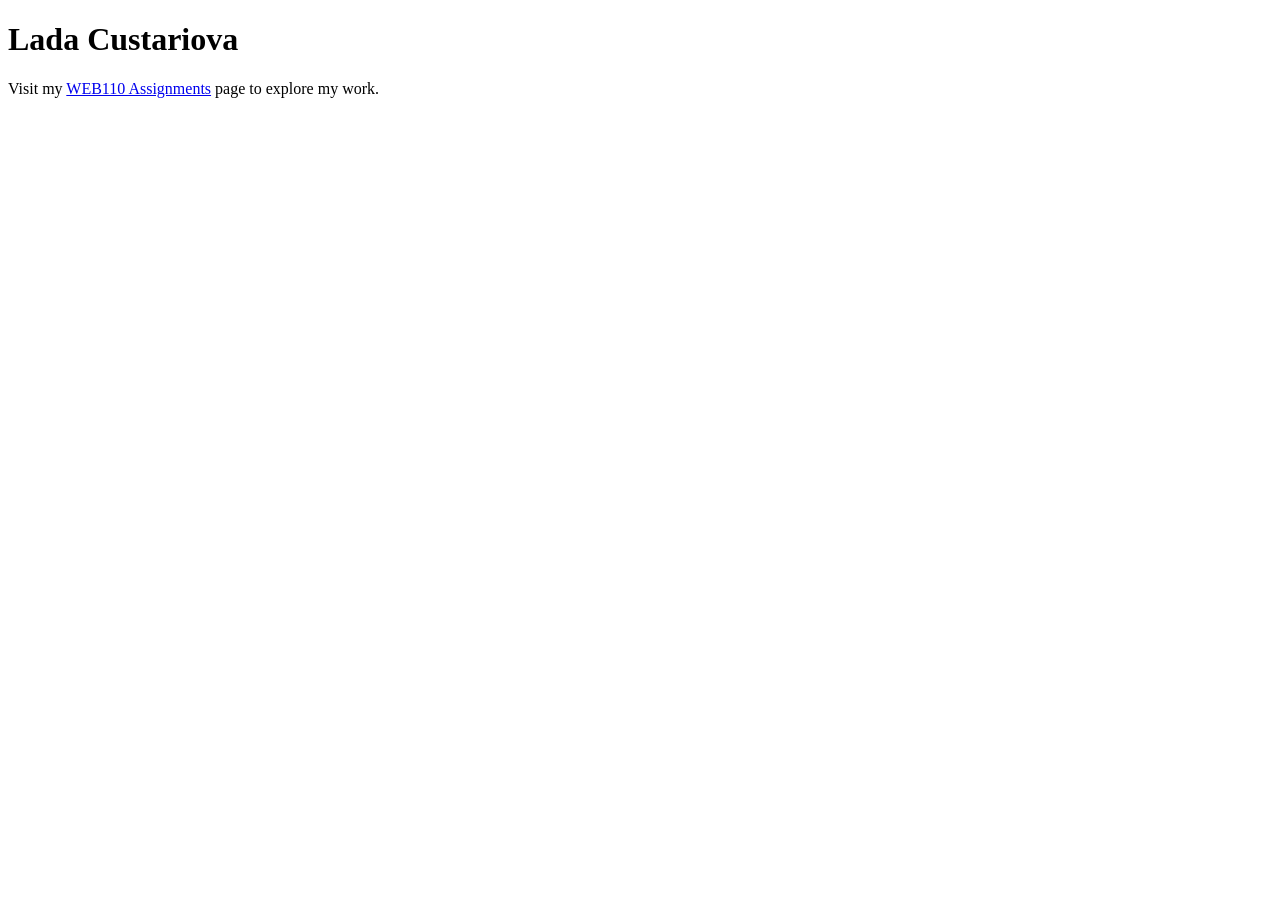
<file: index.html>
<!DOCTYPE html>
<html lang="en">
<head>
    <meta charset="UTF-8">
    <meta name="viewport" content="width=device-width, initial-scale=1.0">
    <title>Lada Custariova | Home</title>
</head>
<body>
    <h1>Lada Custariova</h1>

    <p>
        Visit my <a href="web110/index.html">WEB110 Assignments</a>
        page to explore my work.
    </p>
</body>
</html>
</file>
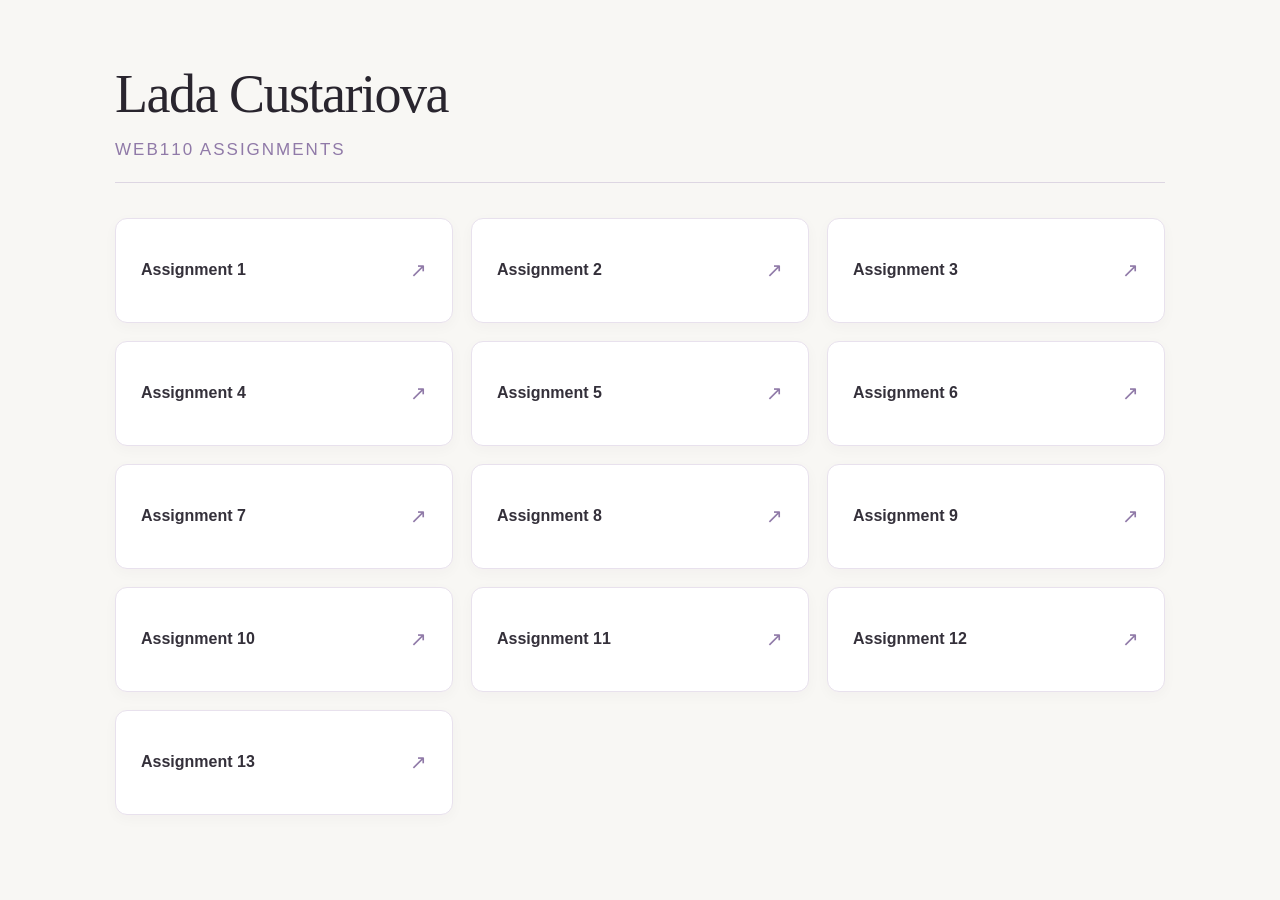
<file: web110/index.html>
<!DOCTYPE html>
<html lang="en">
<head>
    <meta charset="UTF-8">
    <meta name="viewport" content="width=device-width, initial-scale=1.0">
    <title>WEB110 Assignments | Lada Custariova</title>
    <link rel="stylesheet" href="style.css">
</head>
<body class="web110-home">

    <h1>Lada Custariova</h1>

    <h2>WEB110 Assignments</h2>

    <ul>
        <li><a href="assignment1.html">Assignment 1</a></li>
        <li><a href="assignment2.html">Assignment 2</a></li>
        <li><a href="assignment3.html">Assignment 3</a></li>
        <li><a href="assignment4.html">Assignment 4</a></li>
        <li><a href="assignment5.html">Assignment 5</a></li>
        <li><a href="assignment6.html">Assignment 6</a></li>
        <li><a href="assignment7.html">Assignment 7</a></li>
        <li><a href="assignment8.html">Assignment 8</a></li>
        <li><a href="assignment9.html">Assignment 9</a></li>
        <li><a href="assignment10.html">Assignment 10</a></li>
        <li><a href="assignment11.html">Assignment 11</a></li>
        <li><a href="assignment12.html">Assignment 12</a></li>
        <li><a href="assignment13.html">Assignment 13</a></li>

    </ul>

</body>
</html>
</file>
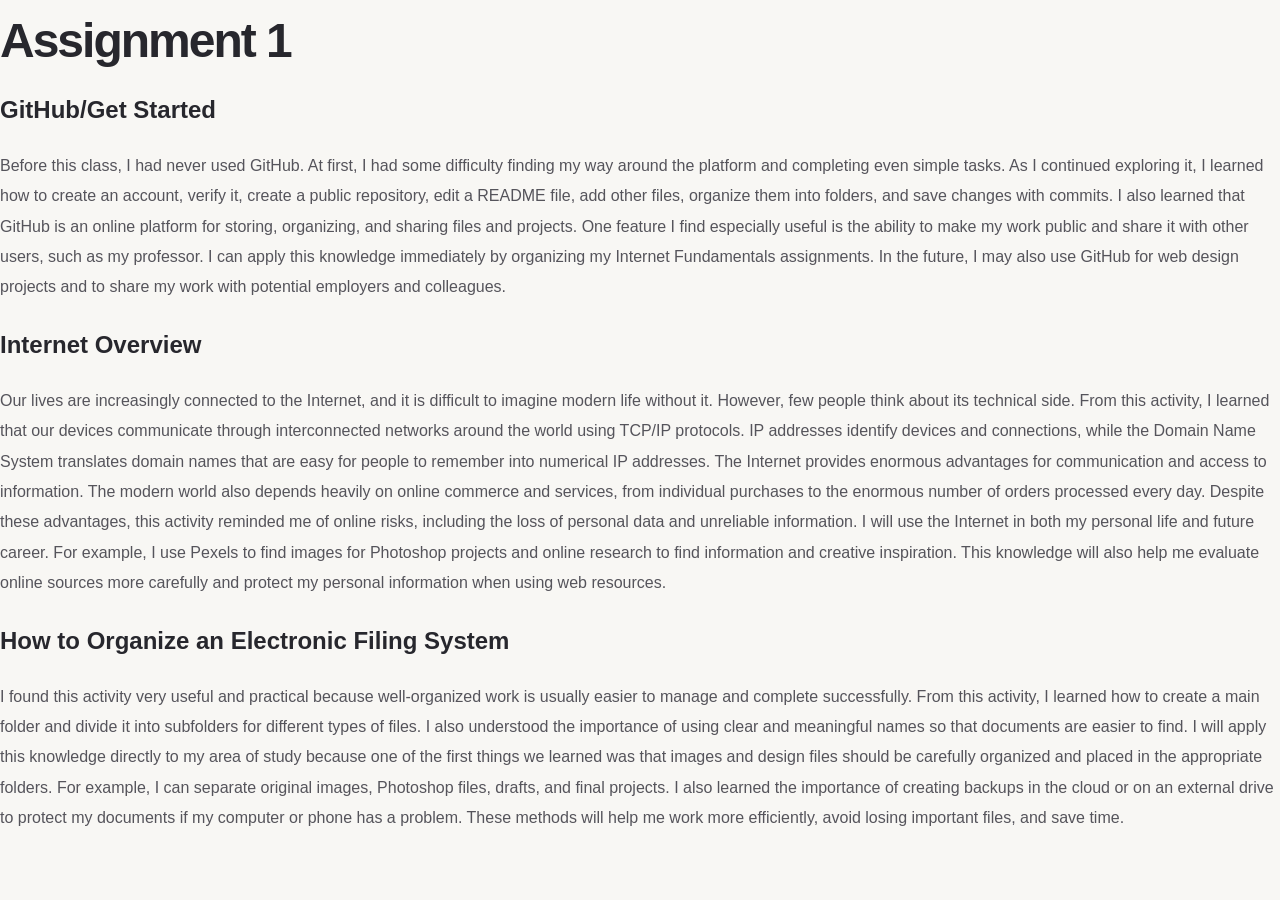
<file: web110/assignment1.html>
<!DOCTYPE html>
<html lang="en">
<head>
    <meta charset="UTF-8">
    <title>Assignment 1 </title>
    <link rel="stylesheet" href="style.css">
</head>
<body>
    <h1>Assignment 1 </h1>

    <h2>GitHub/Get Started</h2>

    <p>Before this class, I had never used GitHub. At first, I had some difficulty finding my way around the platform and completing even simple tasks. As I continued exploring it, I learned how to create an account, verify it, create a public repository, edit a README file, add other files, organize them into folders, and save changes with commits. I also learned that GitHub is an online platform for storing, organizing, and sharing files and projects. One feature I find especially useful is the ability to make my work public and share it with other users, such as my professor. I can apply this knowledge immediately by organizing my Internet Fundamentals assignments. In the future, I may also use GitHub for web design projects and to share my work with potential employers and colleagues.</p>

    <h2>Internet Overview</h2>

    <p>Our lives are increasingly connected to the Internet, and it is difficult to imagine modern life without it. However, few people think about its technical side. From this activity, I learned that our devices communicate through interconnected networks around the world using TCP/IP protocols. IP addresses identify devices and connections, while the Domain Name System translates domain names that are easy for people to remember into numerical IP addresses. The Internet provides enormous advantages for communication and access to information. The modern world also depends heavily on online commerce and services, from individual purchases to the enormous number of orders processed every day. Despite these advantages, this activity reminded me of online risks, including the loss of personal data and unreliable information. I will use the Internet in both my personal life and future career. For example, I use Pexels to find images for Photoshop projects and online research to find information and creative inspiration. This knowledge will also help me evaluate online sources more carefully and protect my personal information when using web resources.</p>

    <h2>How to Organize an Electronic Filing System</h2>

    <p>I found this activity very useful and practical because well-organized work is usually easier to manage and complete successfully. From this activity, I learned how to create a main folder and divide it into subfolders for different types of files. I also understood the importance of using clear and meaningful names so that documents are easier to find. I will apply this knowledge directly to my area of study because one of the first things we learned was that images and design files should be carefully organized and placed in the appropriate folders. For example, I can separate original images, Photoshop files, drafts, and final projects. I also learned the importance of creating backups in the cloud or on an external drive to protect my documents if my computer or phone has a problem. These methods will help me work more efficiently, avoid losing important files, and save time.</p>
</body>
</html>
</file>
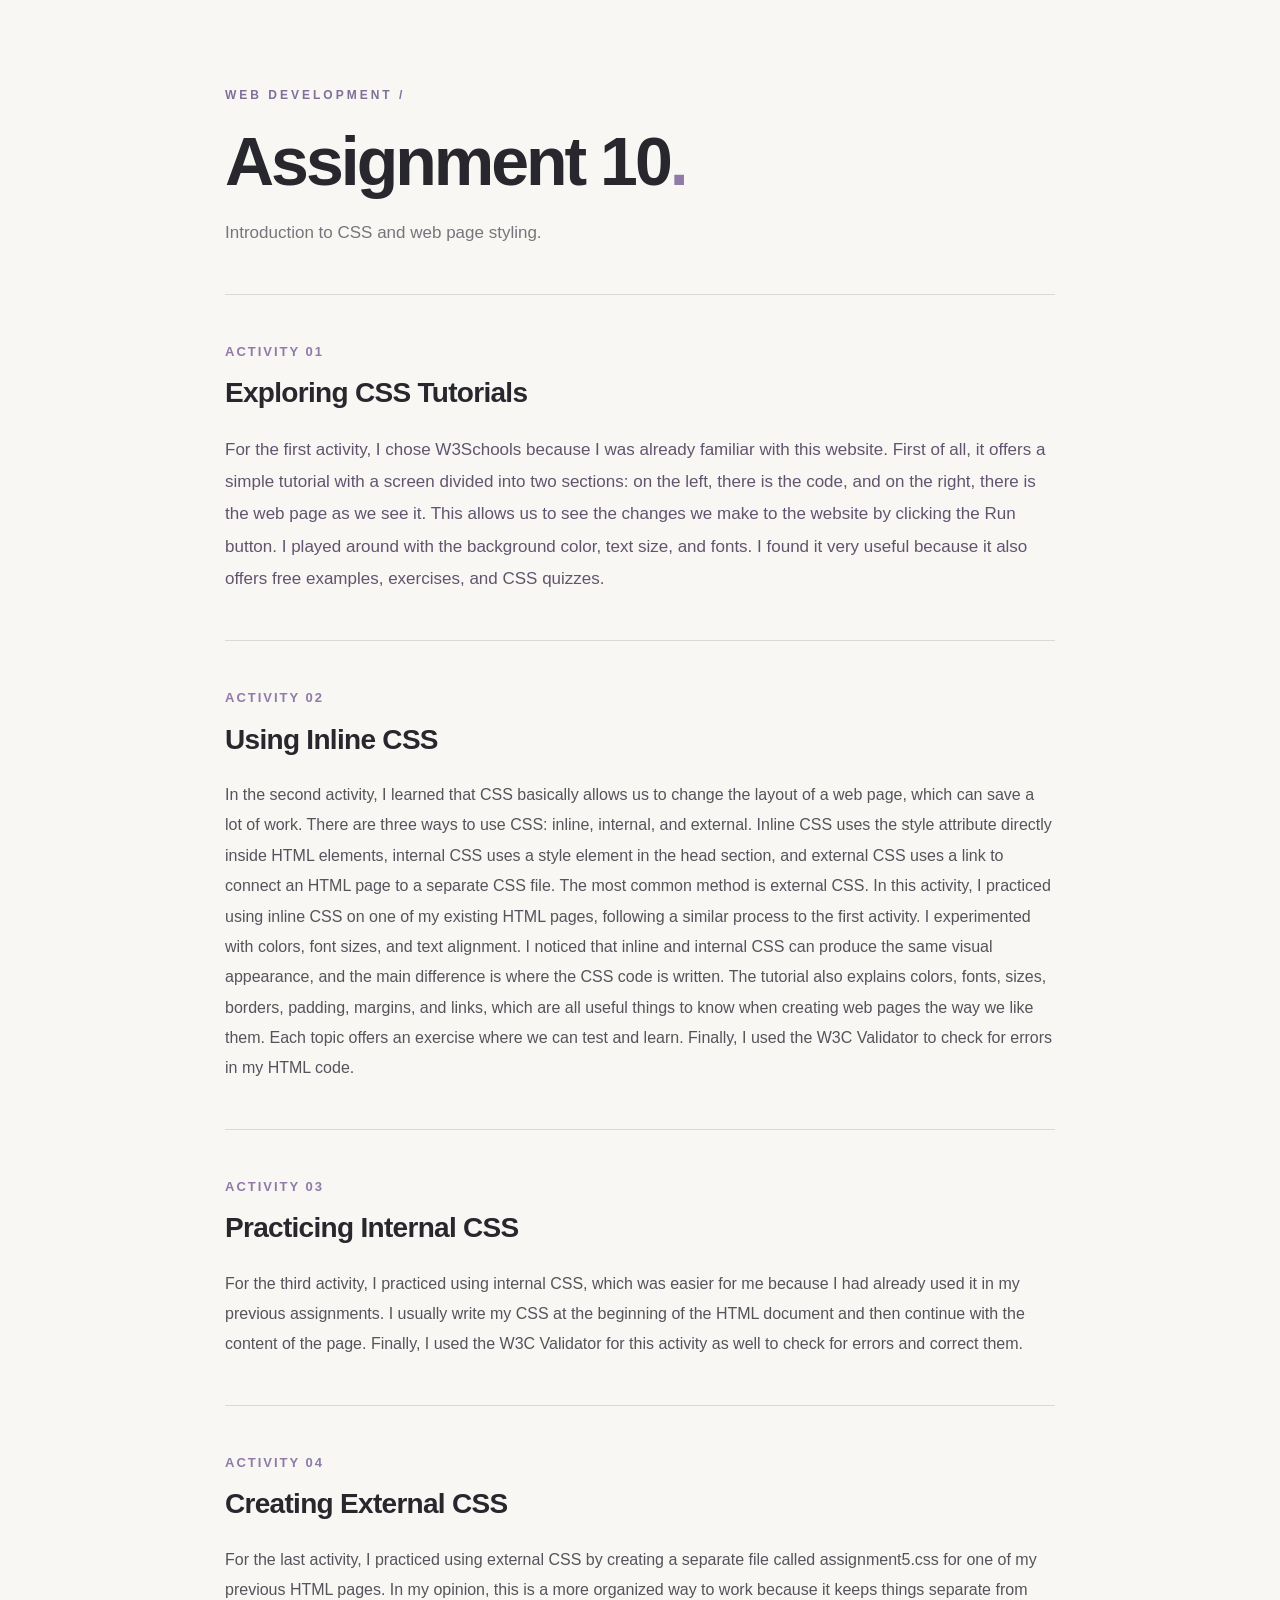
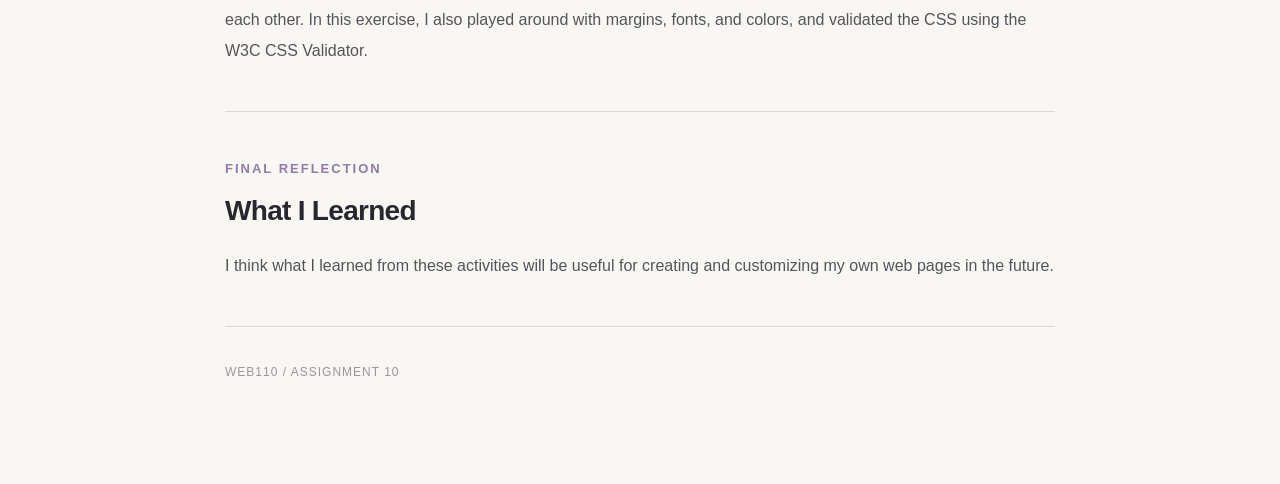
<file: web110/assignment10.html>
<!DOCTYPE html>
<html lang="en">
<head>
    <meta charset="UTF-8">
    <meta name="viewport" content="width=device-width, initial-scale=1.0">
    <title>Assignment 10 | Introduction to CSS</title>

    <!-- External CSS -->
    <link rel="stylesheet" href="style.css">

    <!-- Internal CSS - Same design as Assignment 9 -->
    <style>
        * {
            box-sizing: border-box;
        }

        body {
            margin: 0;
            background: #f8f7f4;
            color: #27272d;
            font-family: Arial, Helvetica, sans-serif;
            line-height: 1.8;
        }

        .container {
            max-width: 900px;
            margin: 0 auto;
            padding: 80px 35px 100px;
        }

        header {
            padding-bottom: 45px;
            border-bottom: 1px solid #dcd9d5;
        }

        .eyebrow {
            color: #806f99;
            font-size: 12px;
            font-weight: 700;
            letter-spacing: 3px;
            text-transform: uppercase;
        }

        h1 {
            margin: 15px 0;
            font-size: clamp(42px, 7vw, 68px);
            font-weight: 700;
            letter-spacing: -3px;
            line-height: 1.1;
            color: #27272d;
            text-align: left;
        }

        .subtitle {
            color: #77757b;
            font-size: 17px;
            margin-top: 18px;
        }

        section {
            padding: 45px 0;
            border-bottom: 1px solid #dcd9d5;
        }

        .section-label {
            display: block;
            color: #907aa8;
            font-size: 13px;
            font-weight: bold;
            letter-spacing: 2px;
            margin-bottom: 12px;
        }

        h2 {
            margin: 0 0 22px;
            font-size: 28px;
            font-weight: 600;
            letter-spacing: -0.7px;
            line-height: 1.3;
        }

        p {
            margin: 0;
            color: #55545b;
            font-size: 16px;
            line-height: 1.9;
        }

        code {
            background: #eae6ed;
            color: #715d88;
            padding: 3px 6px;
            border-radius: 4px;
            font-size: 14px;
            overflow-wrap: anywhere;
        }

        footer {
            margin-top: 35px;
            color: #99959d;
            font-size: 12px;
            letter-spacing: 1px;
        }

        @media (max-width: 600px) {
            .container {
                padding: 45px 22px 65px;
            }

            h1 {
                letter-spacing: -2px;
            }

            h2 {
                font-size: 24px;
            }
        }
    </style>
</head>

<body>
    <main class="container">

        <header>
            <span class="eyebrow">WEB DEVELOPMENT /</span>

            <h1>Assignment 10<span style="color:#907aa8;">.</span></h1>

            <p class="subtitle">
                Introduction to CSS and web page styling.
            </p>
        </header>

        <section>
            <span class="section-label">ACTIVITY 01</span>
            <h2>Exploring CSS Tutorials</h2>

            <p style="color: #62546f; font-size: 17px; line-height: 1.9; text-align: left;">
                For the first activity, I chose W3Schools because I was already
                familiar with this website. First of all, it offers a simple
                tutorial with a screen divided into two sections: on the left,
                there is the code, and on the right, there is the web page as
                we see it. This allows us to see the changes we make to the
                website by clicking the Run button. I played around with the
                background color, text size, and fonts. I found it very useful
                because it also offers free examples, exercises, and CSS quizzes.
            </p>
        </section>

        <section>
            <span class="section-label">ACTIVITY 02</span>
            <h2>Using Inline CSS</h2>

            <p>
                In the second activity, I learned that CSS basically allows us
                to change the layout of a web page, which can save a lot of work.
                There are three ways to use CSS: inline, internal, and external.
                Inline CSS uses the style attribute directly inside HTML elements,
                internal CSS uses a style element in the head section, and external
                CSS uses a link to connect an HTML page to a separate CSS file.
                The most common method is external CSS. In this activity, I
                practiced using inline CSS on one of my existing HTML pages,
                following a similar process to the first activity. I experimented
                with colors, font sizes, and text alignment. I noticed that inline
                and internal CSS can produce the same visual appearance, and the
                main difference is where the CSS code is written. The tutorial
                also explains colors, fonts, sizes, borders, padding, margins,
                and links, which are all useful things to know when creating web
                pages the way we like them. Each topic offers an exercise where
                we can test and learn. Finally, I used the W3C Validator to
                check for errors in my HTML code.
            </p>
        </section>

        <section>
            <span class="section-label">ACTIVITY 03</span>
            <h2>Practicing Internal CSS</h2>

            <p>
                For the third activity, I practiced using internal CSS, which
                was easier for me because I had already used it in my previous
                assignments. I usually write my CSS at the beginning of the
                HTML document and then continue with the content of the page.
                Finally, I used the W3C Validator for this activity as well
                to check for errors and correct them.
            </p>
        </section>

        <section>
            <span class="section-label">ACTIVITY 04</span>
            <h2>Creating External CSS</h2>

            <p>
                For the last activity, I practiced using external CSS by creating
                a separate file called assignment5.css for one of my previous
                HTML pages. In my opinion, this is a more organized way to work
                because it keeps things separate from each other. In this exercise,
                I also played around with margins, fonts, and colors, and
                validated the CSS using the W3C CSS Validator.
            </p>
        </section>

        <section>
            <span class="section-label">FINAL REFLECTION</span>
            <h2>What I Learned</h2>

            <p>
                I think what I learned from these activities will be useful
                for creating and customizing my own web pages in the future.
            </p>
        </section>

        <footer>
            WEB110 / ASSIGNMENT 10
        </footer>

    </main>
</body>
</html>
</file>
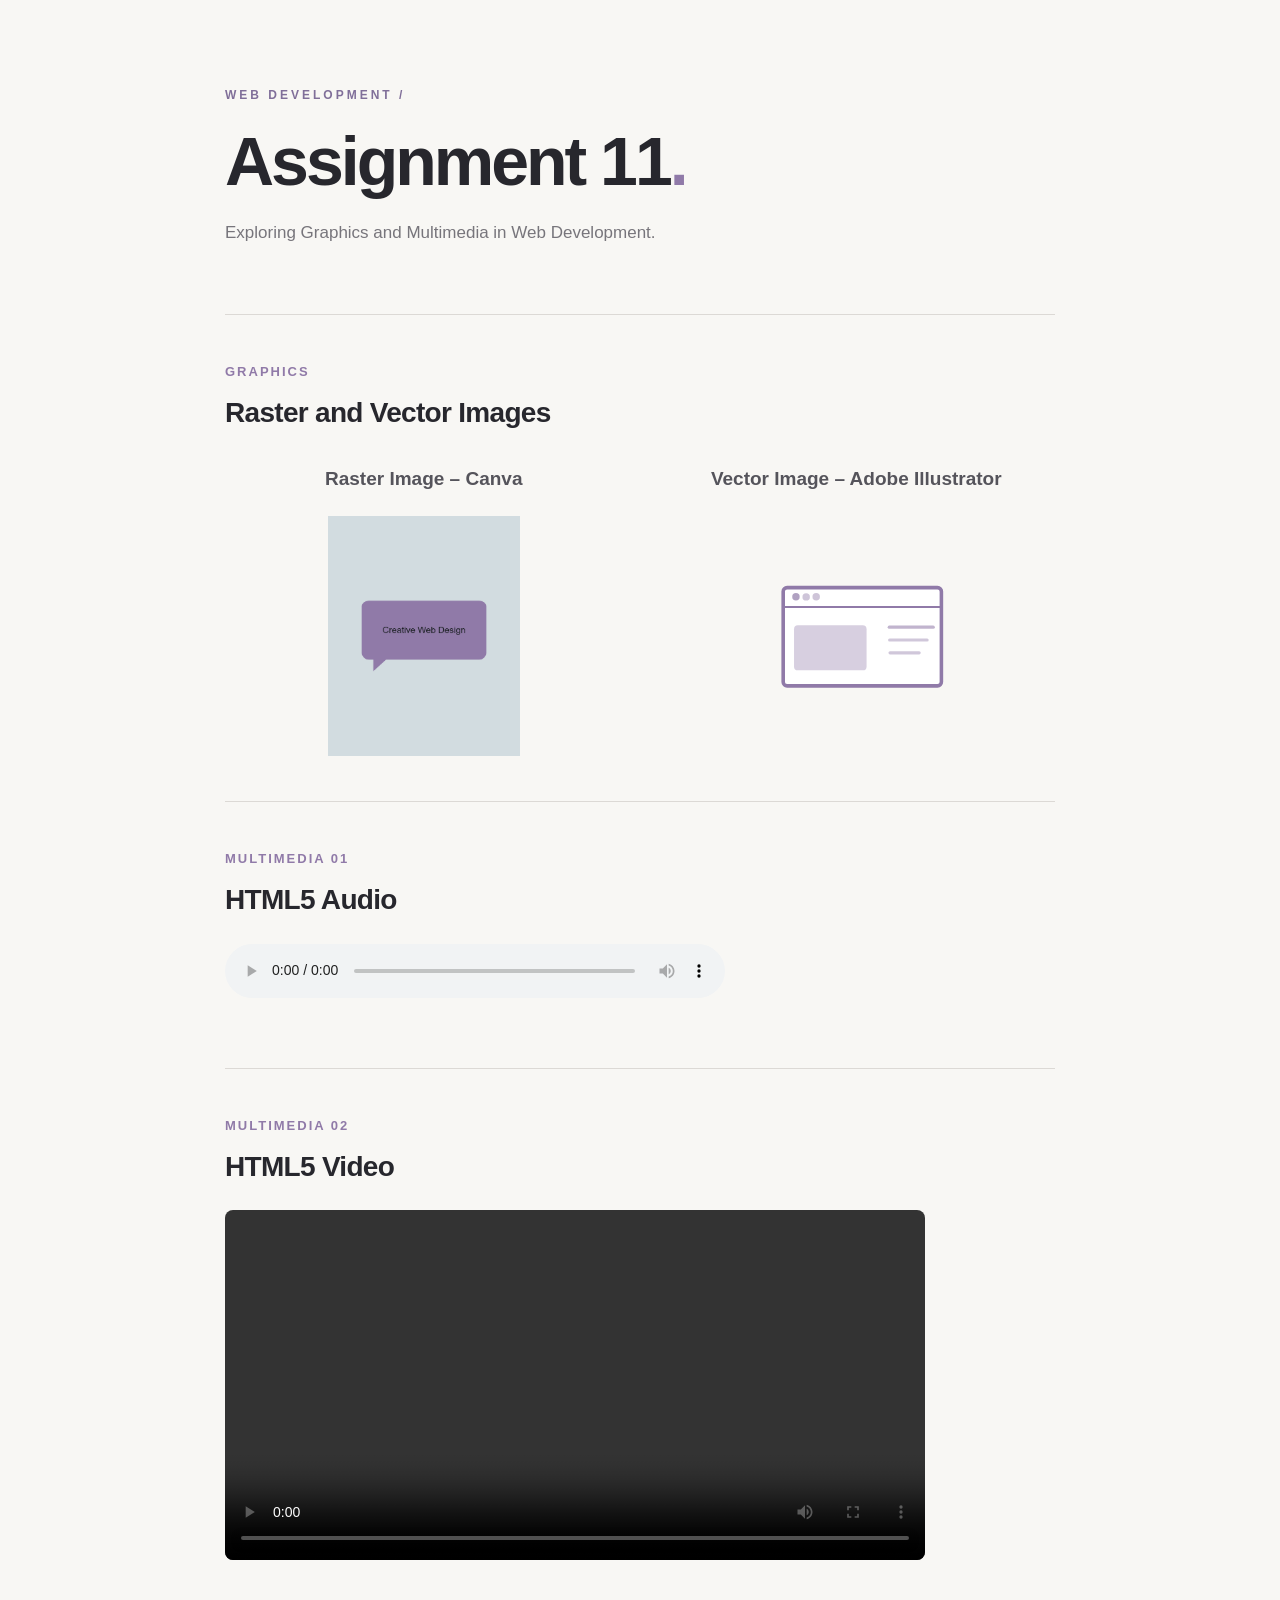
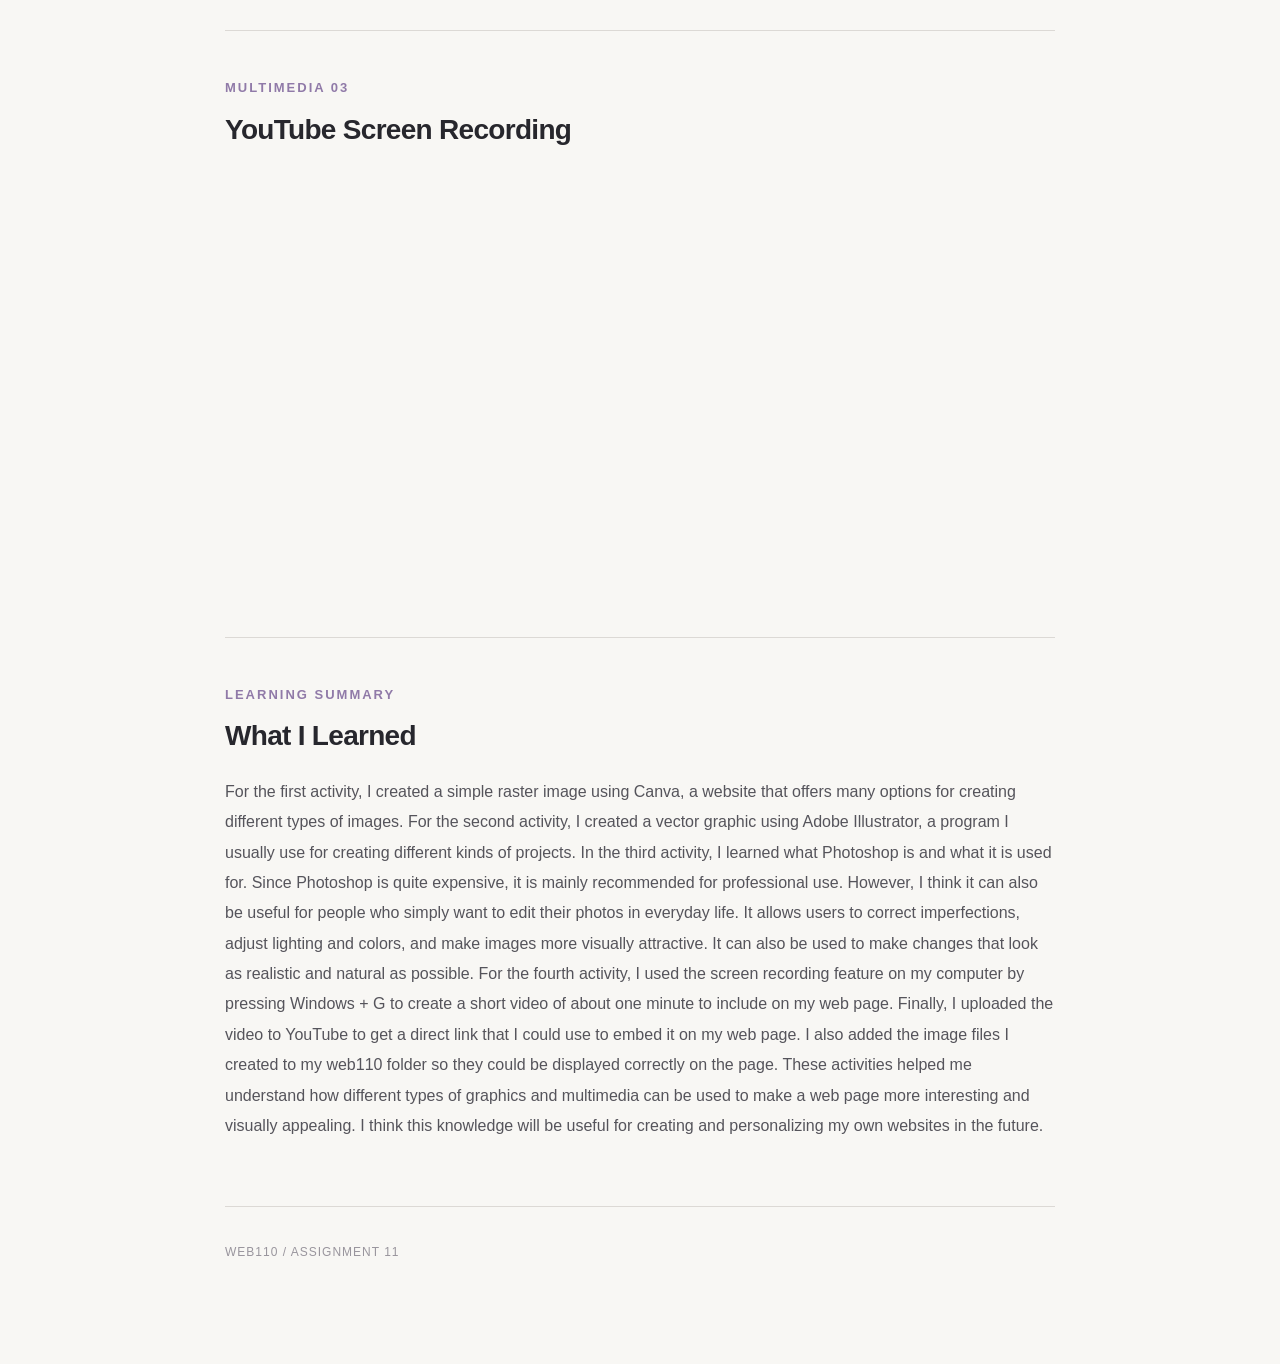
<file: web110/assignment11.html>
<!DOCTYPE html>
<html lang="en">
<head>
    <meta charset="UTF-8">
    <meta name="viewport" content="width=device-width, initial-scale=1.0">
    <title>Assignment 11 | Graphics and Multimedia</title>

    <!-- External CSS -->
    <link rel="stylesheet" href="style.css">

    <!-- Internal CSS -->
    <style>
        * {
            box-sizing: border-box;
        }

        body {
            margin: 0;
            background: #f8f7f4;
            color: #27272d;
            font-family: Arial, Helvetica, sans-serif;
            line-height: 1.8;
        }

        .container {
            max-width: 900px;
            margin: 0 auto;
            padding: 80px 35px 100px;
        }

        header {
            padding-bottom: 45px;
            border-bottom: 1px solid #dcd9d5;
        }

        .eyebrow {
            color: #806f99;
            font-size: 12px;
            font-weight: 700;
            letter-spacing: 3px;
            text-transform: uppercase;
        }

        h1 {
            margin: 15px 0;
            font-size: clamp(42px, 7vw, 68px);
            font-weight: 700;
            letter-spacing: -3px;
            line-height: 1.1;
        }

        .subtitle {
            color: #77757b;
            font-size: 17px;
            margin-top: 18px;
        }

        section {
            padding: 45px 0;
            border-bottom: 1px solid #dcd9d5;
        }

        .section-label {
            display: block;
            color: #907aa8;
            font-size: 13px;
            font-weight: bold;
            letter-spacing: 2px;
            margin-bottom: 12px;
        }

        h2 {
            margin: 0 0 22px;
            font-size: 28px;
            font-weight: 600;
            letter-spacing: -0.7px;
            line-height: 1.3;
        }

        h3 {
            color: #55545b;
            font-size: 19px;
            margin: 30px 0 15px;
        }

        p {
            margin: 0 0 20px;
            color: #55545b;
            font-size: 16px;
            line-height: 1.9;
        }

        img {
            display: block;
            max-width: 100%;
            height: auto;
            margin: 25px auto;
            border-radius: 8px;
        }

        audio {
            display: block;
            width: 100%;
            max-width: 500px;
            margin: 25px 0;
        }

        video {
            display: block;
            width: 100%;
            max-width: 700px;
            height: auto;
            margin: 25px 0;
            border-radius: 8px;
        }

        iframe {
            display: block;
            width: 100%;
            max-width: 700px;
            aspect-ratio: 16 / 9;
            margin: 25px 0;
            border: 0;
            border-radius: 8px;
        }

        footer {
            margin-top: 35px;
            color: #99959d;
            font-size: 12px;
            letter-spacing: 1px;
        }

        @media (max-width: 600px) {
            .container {
                padding: 45px 22px 65px;
            }

            h1 {
                letter-spacing: -2px;
            }

            h2 {
                font-size: 24px;
            }
        }
        
.graphics-grid {
    display: grid;
    grid-template-columns: repeat(2, minmax(0, 1fr));
    gap: 35px;
    align-items: start;
    margin-top: 30px;
}

.graphics-item {
    text-align: center;
}

.graphics-item h3 {
    margin: 0 0 20px;
}

.graphics-item img {
    width: 100%;
    max-width: 260px;
    height: 240px;
    object-fit: contain;
    margin: 0 auto;
}

@media (max-width: 600px) {
    .graphics-grid {
        grid-template-columns: 1fr;
    }
}

    </style>
</head>

<body>
    <main class="container">

        <header>
            <span class="eyebrow">WEB DEVELOPMENT /</span>

            <h1>
                Assignment 11<span style="color:#907aa8;">.</span>
            </h1>

            <p class="subtitle">
                Exploring Graphics and Multimedia in Web Development.
            </p>
        </header>

        
<!-- Raster and Vector Graphics -->
<section>
    <span class="section-label">GRAPHICS</span>
    <h2>Raster and Vector Images</h2>

    <div class="graphics-grid">

        <div class="graphics-item">
            <h3>Raster Image – Canva</h3>
            <img
                src="creative-web-design.png"
                alt="Creative Web Design raster graphic created in Canva">
        </div>

        <div class="graphics-item">
            <h3>Vector Image – Adobe Illustrator</h3>
            <img
                src="vector_image.svg"
                alt="Vector illustration of a browser window created in Illustrator">
        </div>

    </div>
</section>

        <section>
    <span class="section-label">MULTIMEDIA 01</span>
    <h2>HTML5 Audio</h2>

    <audio controls>
        <source
            src="https://www.w3schools.com/html/horse.ogg"
            type="audio/ogg">

        <source
            src="https://www.w3schools.com/html/horse.mp3"
            type="audio/mpeg">

        Your browser does not support the audio element.
    </audio>
</section>

        
<section>
    <span class="section-label">MULTIMEDIA 02</span>
    <h2>HTML5 Video</h2>

    <video width="600" controls preload="metadata">
        <source
            src="https://www.w3schools.com/html/mov_bbb.webm"
            type="video/webm">

        <source
            src="https://www.w3schools.com/html/mov_bbb.ogg"
            type="video/ogg">

        <source
            src="https://www.w3schools.com/html/mov_bbb.mp4"
            type="video/mp4">

        Your browser does not support the video tag.
    </video>
</section>


        <!-- YouTube Video -->
        <section>
            <span class="section-label">MULTIMEDIA 03</span>
            <h2>YouTube Screen Recording</h2>

            <iframe
                src="https://www.youtube.com/embed/csFtDgIfMa4"
                title="Screen Recording Demonstration"
                allow="accelerometer; autoplay; clipboard-write; encrypted-media; gyroscope; picture-in-picture; web-share"
                referrerpolicy="strict-origin-when-cross-origin"
                allowfullscreen>
            </iframe>
        </section>

        <!-- Learning Summary -->
        <section>
            <span class="section-label">LEARNING SUMMARY</span>
            <h2>What I Learned</h2>

            <p>
                For the first activity, I created a simple raster image
                using Canva, a website that offers many options for
                creating different types of images. For the second
                activity, I created a vector graphic using Adobe
                Illustrator, a program I usually use for creating
                different kinds of projects. In the third activity,
                I learned what Photoshop is and what it is used for.
                Since Photoshop is quite expensive, it is mainly
                recommended for professional use. However, I think
                it can also be useful for people who simply want
                to edit their photos in everyday life. It allows
                users to correct imperfections, adjust lighting
                and colors, and make images more visually attractive.
                It can also be used to make changes that look as
                realistic and natural as possible. For the fourth
                activity, I used the screen recording feature on
                my computer by pressing Windows + G to create a short
                video of about one minute to include on my web page.
                Finally, I uploaded the video to YouTube to get a
                direct link that I could use to embed it on my web
                page. I also added the image files I created to
                my web110 folder so they could be displayed
                correctly on the page. These activities helped
                me understand how different types of graphics
                and multimedia can be used to make a web page more
                interesting and visually appealing. I think this
                knowledge will be useful for creating and
                personalizing my own websites in the future.
            </p>
        </section>

        <footer>
            WEB110 / ASSIGNMENT 11
        </footer>

    </main>
</body>
</html>
</file>
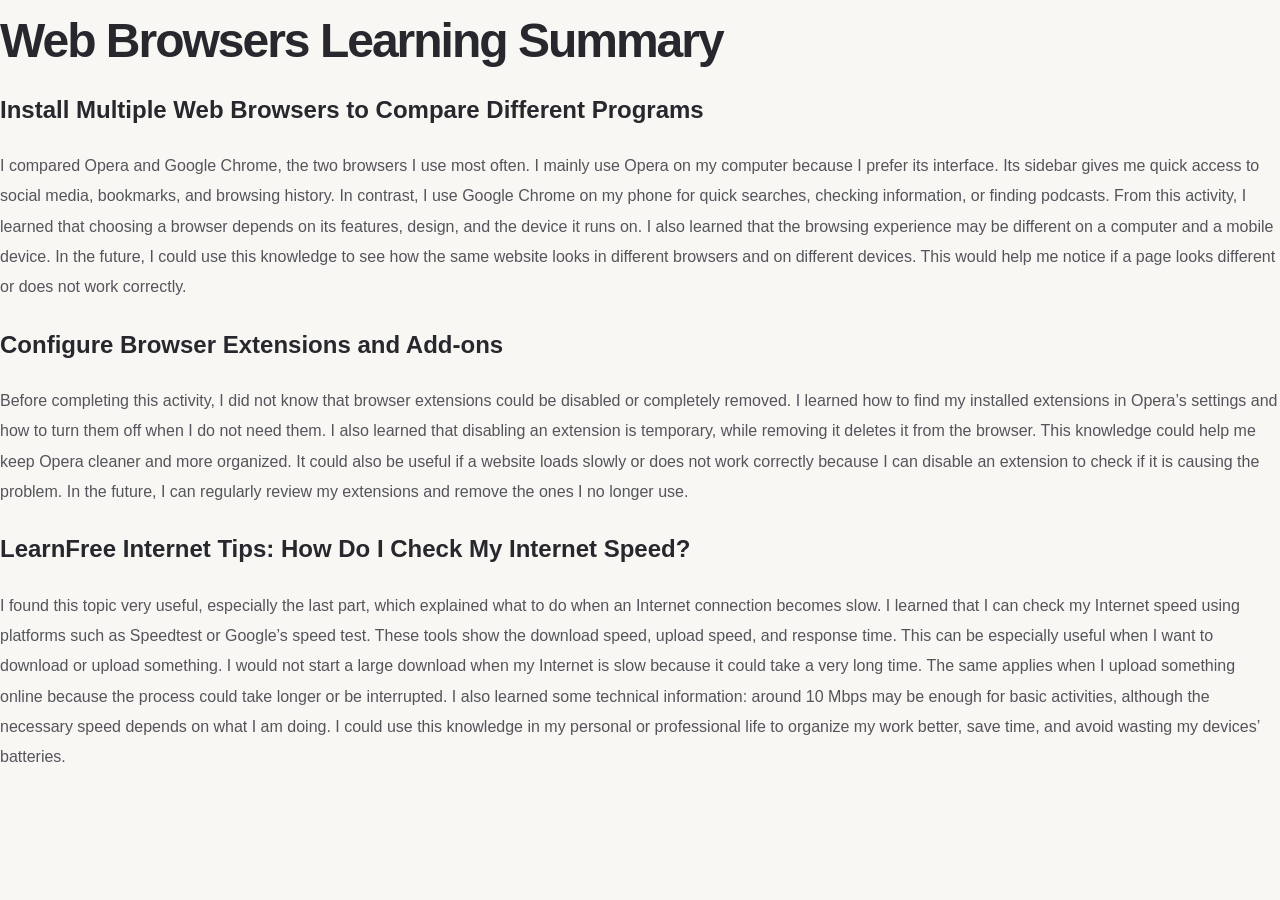
<file: web110/assignment2.html>
<!DOCTYPE html>
<html lang="en">
<head>
    <meta charset="UTF-8">
    <meta name="viewport" content="width=device-width, initial-scale=1.0">
    <title>Assignment 2 - Web Browsers</title>
    <link rel="stylesheet" href="style.css">
</head>

<body>
    <h1>Web Browsers Learning Summary</h1>

    <h2>Install Multiple Web Browsers to Compare Different Programs</h2>

    <p>
        I compared Opera and Google Chrome, the two browsers I use most often. I mainly use Opera on my computer because I prefer its interface. Its sidebar gives me quick access to social media, bookmarks, and browsing history. In contrast, I use Google Chrome on my phone for quick searches, checking information, or finding podcasts. From this activity, I learned that choosing a browser depends on its features, design, and the device it runs on. I also learned that the browsing experience may be different on a computer and a mobile device. In the future, I could use this knowledge to see how the same website looks in different browsers and on different devices. This would help me notice if a page looks different or does not work correctly.
    </p>

    <h2>Configure Browser Extensions and Add-ons</h2>

    <p>
        Before completing this activity, I did not know that browser extensions could be disabled or completely removed. I learned how to find my installed extensions in Opera’s settings and how to turn them off when I do not need them. I also learned that disabling an extension is temporary, while removing it deletes it from the browser. This knowledge could help me keep Opera cleaner and more organized. It could also be useful if a website loads slowly or does not work correctly because I can disable an extension to check if it is causing the problem. In the future, I can regularly review my extensions and remove the ones I no longer use.
    </p>

    <h2>LearnFree Internet Tips: How Do I Check My Internet Speed?</h2>

    <p>
        I found this topic very useful, especially the last part, which explained what to do when an Internet connection becomes slow. I learned that I can check my Internet speed using platforms such as Speedtest or Google’s speed test. These tools show the download speed, upload speed, and response time. This can be especially useful when I want to download or upload something. I would not start a large download when my Internet is slow because it could take a very long time. The same applies when I upload something online because the process could take longer or be interrupted. I also learned some technical information: around 10 Mbps may be enough for basic activities, although the necessary speed depends on what I am doing. I could use this knowledge in my personal or professional life to organize my work better, save time, and avoid wasting my devices’ batteries.
    </p>
</body>
</html>
</file>
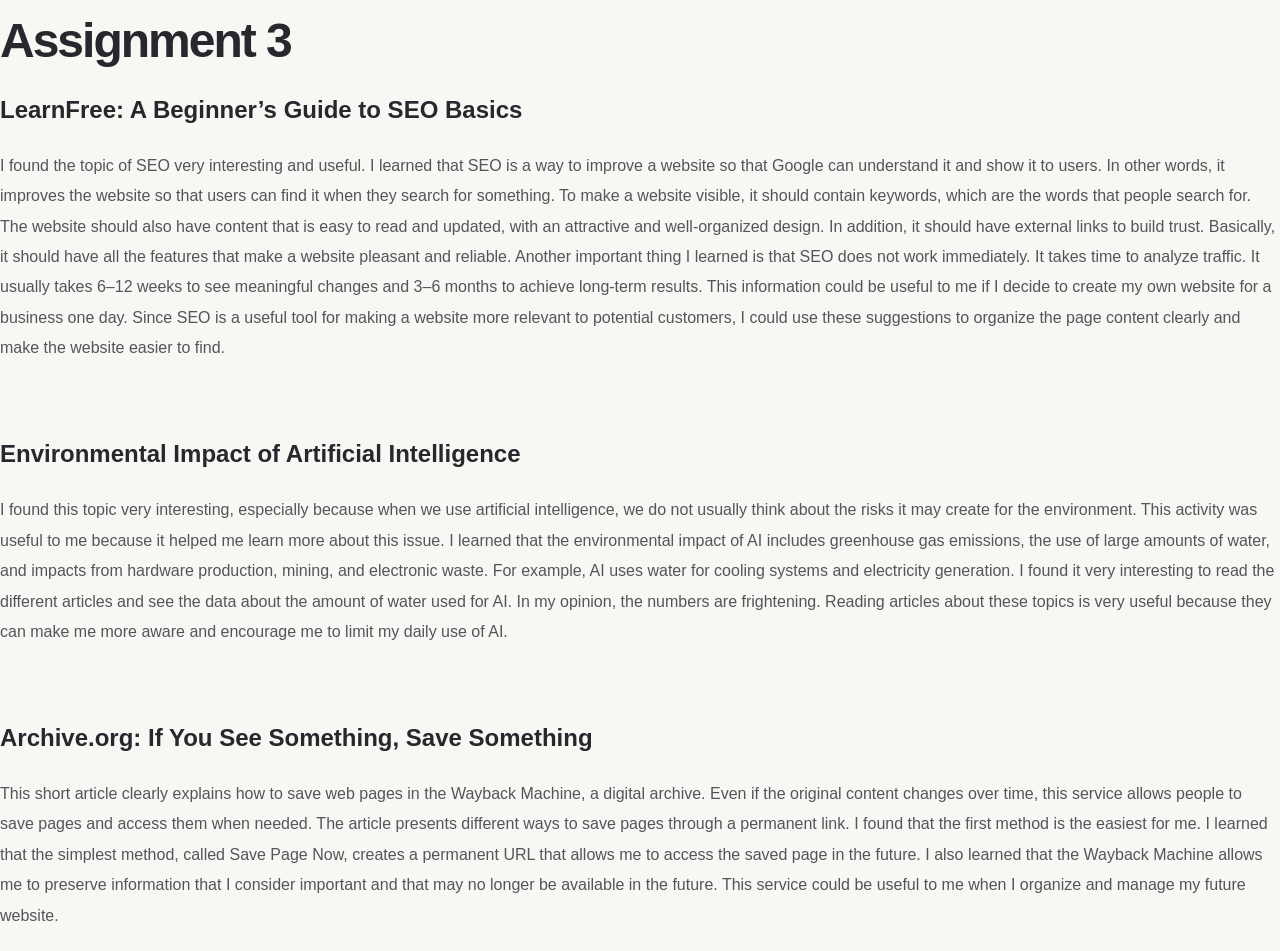
<file: web110/assignment3.html>
<!DOCTYPE html>
<html lang="en">
<head>
    <meta charset="UTF-8">
    <title>Assignment 3</title>
    <link rel="stylesheet" href="style.css">
</head>

<body>

<h1>Assignment 3</h1>

<h2>LearnFree: A Beginner’s Guide to SEO Basics</h2>

<p>I found the topic of SEO very interesting and useful. I learned that SEO is a way to improve a website so that Google can understand it and show it to users. In other words, it improves the website so that users can find it when they search for something. To make a website visible, it should contain keywords, which are the words that people search for. The website should also have content that is easy to read and updated, with an attractive and well-organized design. In addition, it should have external links to build trust. Basically, it should have all the features that make a website pleasant and reliable. Another important thing I learned is that SEO does not work immediately. It takes time to analyze traffic. It usually takes 6–12 weeks to see meaningful changes and 3–6 months to achieve long-term results. This information could be useful to me if I decide to create my own website for a business one day. Since SEO is a useful tool for making a website more relevant to potential customers, I could use these suggestions to organize the page content clearly and make the website easier to find.</p>

<br>

<h2>Environmental Impact of Artificial Intelligence</h2>

<p>I found this topic very interesting, especially because when we use artificial intelligence, we do not usually think about the risks it may create for the environment. This activity was useful to me because it helped me learn more about this issue. I learned that the environmental impact of AI includes greenhouse gas emissions, the use of large amounts of water, and impacts from hardware production, mining, and electronic waste. For example, AI uses water for cooling systems and electricity generation. I found it very interesting to read the different articles and see the data about the amount of water used for AI. In my opinion, the numbers are frightening. Reading articles about these topics is very useful because they can make me more aware and encourage me to limit my daily use of AI.</p>

<br>

<h2>Archive.org: If You See Something, Save Something</h2>

<p>This short article clearly explains how to save web pages in the Wayback Machine, a digital archive. Even if the original content changes over time, this service allows people to save pages and access them when needed. The article presents different ways to save pages through a permanent link. I found that the first method is the easiest for me. I learned that the simplest method, called Save Page Now, creates a permanent URL that allows me to access the saved page in the future. I also learned that the Wayback Machine allows me to preserve information that I consider important and that may no longer be available in the future. This service could be useful to me when I organize and manage my future website.</p>

</body>
</html>
</file>
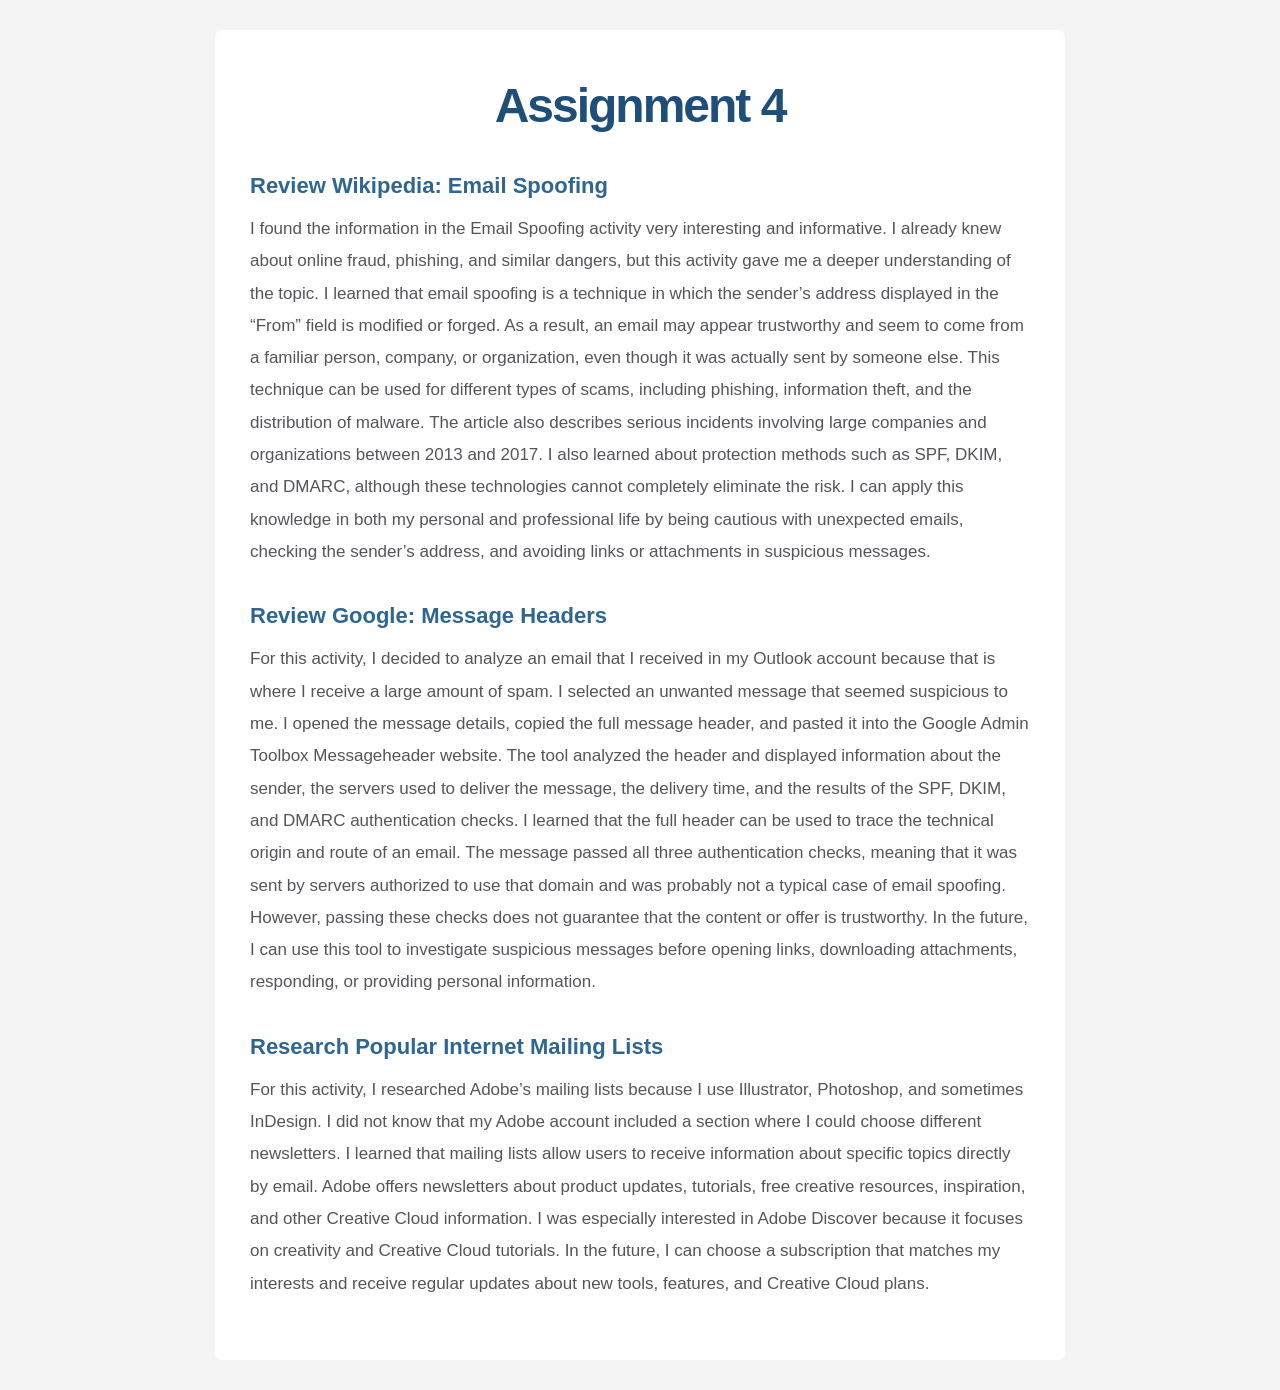
<file: web110/assignment4.html>
<!DOCTYPE html>
<html lang="en">
<head>
    <meta charset="UTF-8">
    <meta name="viewport" content="width=device-width, initial-scale=1.0">
    <title>Assignment 4</title>
    <link rel="stylesheet" href="style.css">

    <style>
        body {
            font-family: Arial, sans-serif;
            background-color: #f4f4f4;
            color: #222222;
            line-height: 1.6;
            margin: 0;
            padding: 30px;
        }

        main {
            max-width: 850px;
            margin: auto;
            background-color: white;
            padding: 35px;
            border-radius: 8px;
        }

        h1 {
            text-align: center;
            color: #1f4e79;
            margin-bottom: 35px;
        }

        h2 {
            color: #2f6690;
            font-size: 22px;
            margin-top: 30px;
            margin-bottom: 10px;
        }

        p {
            font-size: 17px;
            margin-top: 0;
            margin-bottom: 25px;
        }
    </style>
</head>

<body>
    <main>
        <h1>Assignment 4</h1>

        <h2>Review Wikipedia: Email Spoofing</h2>

        <p>
            I found the information in the Email Spoofing activity very
            interesting and informative. I already knew about online fraud,
            phishing, and similar dangers, but this activity gave me a deeper
            understanding of the topic. I learned that email spoofing is a
            technique in which the sender’s address displayed in the “From”
            field is modified or forged. As a result, an email may appear
            trustworthy and seem to come from a familiar person, company, or
            organization, even though it was actually sent by someone else.
            This technique can be used for different types of scams, including
            phishing, information theft, and the distribution of malware. The
            article also describes serious incidents involving large companies
            and organizations between 2013 and 2017. I also learned about
            protection methods such as SPF, DKIM, and DMARC, although these
            technologies cannot completely eliminate the risk. I can apply
            this knowledge in both my personal and professional life by being
            cautious with unexpected emails, checking the sender’s address,
            and avoiding links or attachments in suspicious messages.
        </p>

        <h2>Review Google: Message Headers</h2>

        <p>
            For this activity, I decided to analyze an email that I received
            in my Outlook account because that is where I receive a large
            amount of spam. I selected an unwanted message that seemed
            suspicious to me. I opened the message details, copied the full
            message header, and pasted it into the Google Admin Toolbox
            Messageheader website. The tool analyzed the header and displayed
            information about the sender, the servers used to deliver the
            message, the delivery time, and the results of the SPF, DKIM, and
            DMARC authentication checks. I learned that the full header can be
            used to trace the technical origin and route of an email. The
            message passed all three authentication checks, meaning that it
            was sent by servers authorized to use that domain and was probably
            not a typical case of email spoofing. However, passing these checks
            does not guarantee that the content or offer is trustworthy. In
            the future, I can use this tool to investigate suspicious messages
            before opening links, downloading attachments, responding, or
            providing personal information.
        </p>

        <h2>Research Popular Internet Mailing Lists</h2>

        <p>
            For this activity, I researched Adobe’s mailing lists because I
            use Illustrator, Photoshop, and sometimes InDesign. I did not know
            that my Adobe account included a section where I could choose
            different newsletters. I learned that mailing lists allow users
            to receive information about specific topics directly by email.
            Adobe offers newsletters about product updates, tutorials, free
            creative resources, inspiration, and other Creative Cloud
            information. I was especially interested in Adobe Discover because
            it focuses on creativity and Creative Cloud tutorials. In the
            future, I can choose a subscription that matches my interests and
            receive regular updates about new tools, features, and Creative
            Cloud plans.
        </p>
    </main>
</body>
</html>
</file>
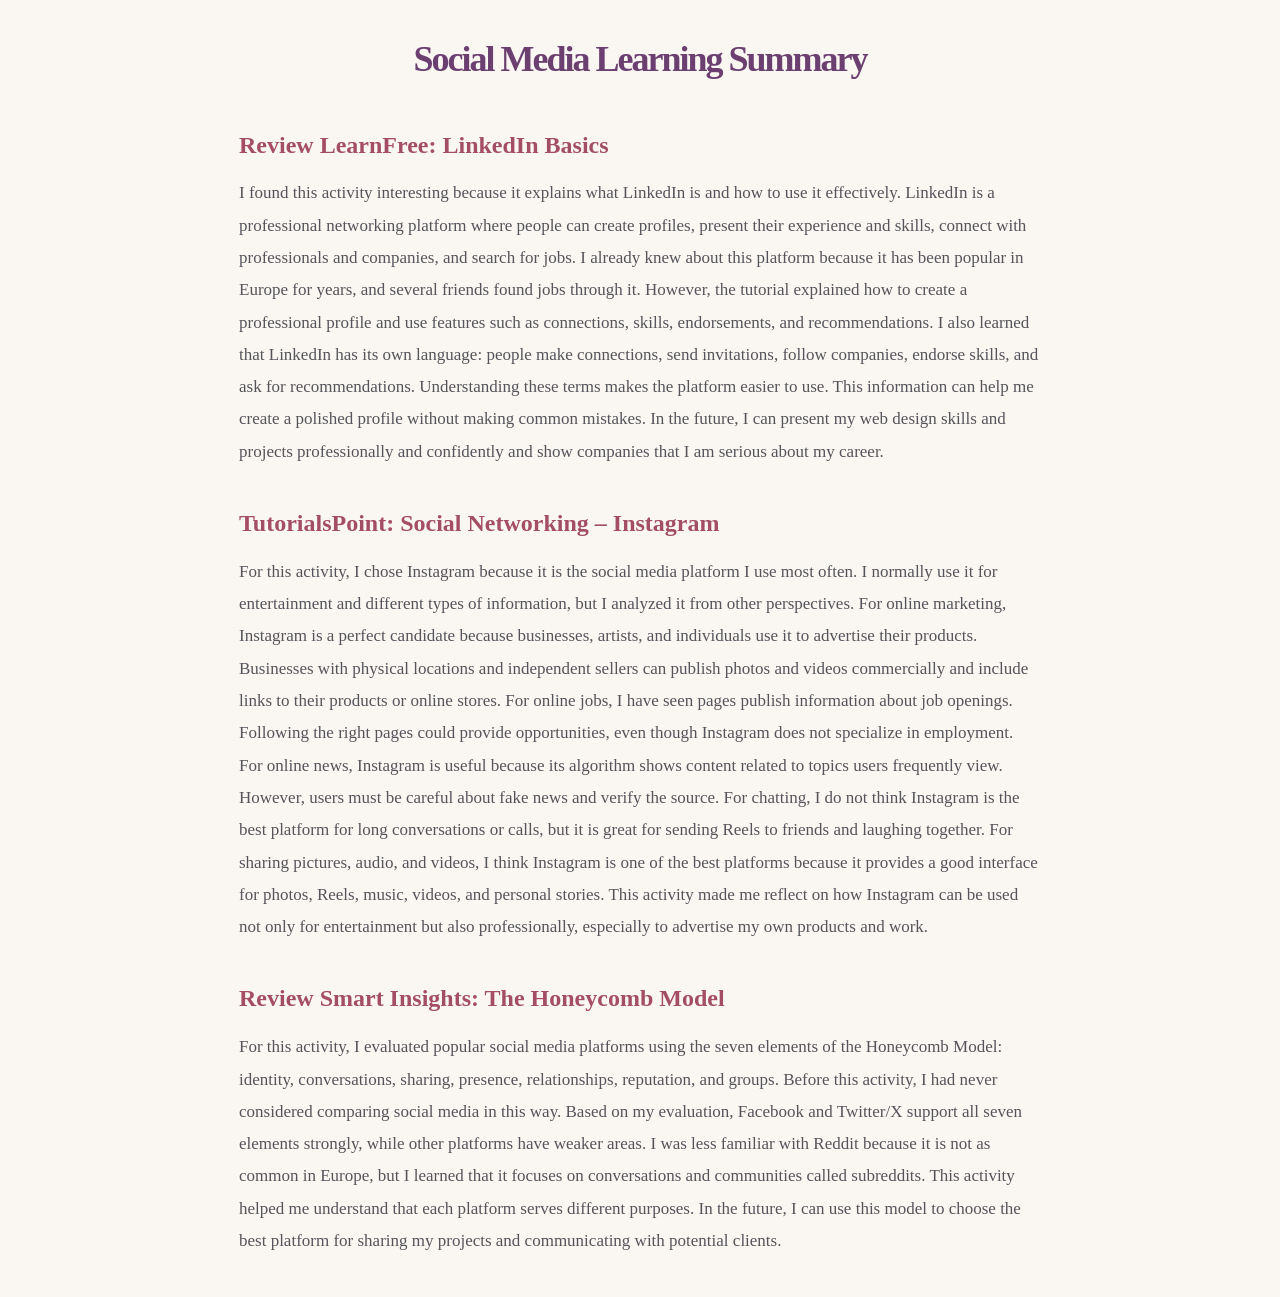
<file: web110/assignment5.html>
<!DOCTYPE html>
<html lang="en">
<head>
    <meta charset="UTF-8">
    <meta name="viewport" content="width=device-width, initial-scale=1.0">
    <title>Social Media Learning Summary</title>
    <link rel="stylesheet" href="style.css">
    <link rel="stylesheet" href="assignment5.css">
</head>

<body>
    <h1>Social Media Learning Summary</h1>

    <h2>Review LearnFree: LinkedIn Basics</h2>

    <p>
        I found this activity interesting because it explains what LinkedIn is and how to use it effectively. LinkedIn is a professional networking platform where people can create profiles, present their experience and skills, connect with professionals and companies, and search for jobs. I already knew about this platform because it has been popular in Europe for years, and several friends found jobs through it. However, the tutorial explained how to create a professional profile and use features such as connections, skills, endorsements, and recommendations. I also learned that LinkedIn has its own language: people make connections, send invitations, follow companies, endorse skills, and ask for recommendations. Understanding these terms makes the platform easier to use. This information can help me create a polished profile without making common mistakes. In the future, I can present my web design skills and projects professionally and confidently and show companies that I am serious about my career.
    </p>

    <h2>TutorialsPoint: Social Networking – Instagram</h2>

    <p>
        For this activity, I chose Instagram because it is the social media platform I use most often. I normally use it for entertainment and different types of information, but I analyzed it from other perspectives. For online marketing, Instagram is a perfect candidate because businesses, artists, and individuals use it to advertise their products. Businesses with physical locations and independent sellers can publish photos and videos commercially and include links to their products or online stores. For online jobs, I have seen pages publish information about job openings. Following the right pages could provide opportunities, even though Instagram does not specialize in employment. For online news, Instagram is useful because its algorithm shows content related to topics users frequently view. However, users must be careful about fake news and verify the source. For chatting, I do not think Instagram is the best platform for long conversations or calls, but it is great for sending Reels to friends and laughing together. For sharing pictures, audio, and videos, I think Instagram is one of the best platforms because it provides a good interface for photos, Reels, music, videos, and personal stories. This activity made me reflect on how Instagram can be used not only for entertainment but also professionally, especially to advertise my own products and work.
    </p>

    <h2>Review Smart Insights: The Honeycomb Model</h2>

    <p>
        For this activity, I evaluated popular social media platforms using the seven elements of the Honeycomb Model: identity, conversations, sharing, presence, relationships, reputation, and groups. Before this activity, I had never considered comparing social media in this way. Based on my evaluation, Facebook and Twitter/X support all seven elements strongly, while other platforms have weaker areas. I was less familiar with Reddit because it is not as common in Europe, but I learned that it focuses on conversations and communities called subreddits. This activity helped me understand that each platform serves different purposes. In the future, I can use this model to choose the best platform for sharing my projects and communicating with potential clients.
    </p>
</body>
</html>
</file>
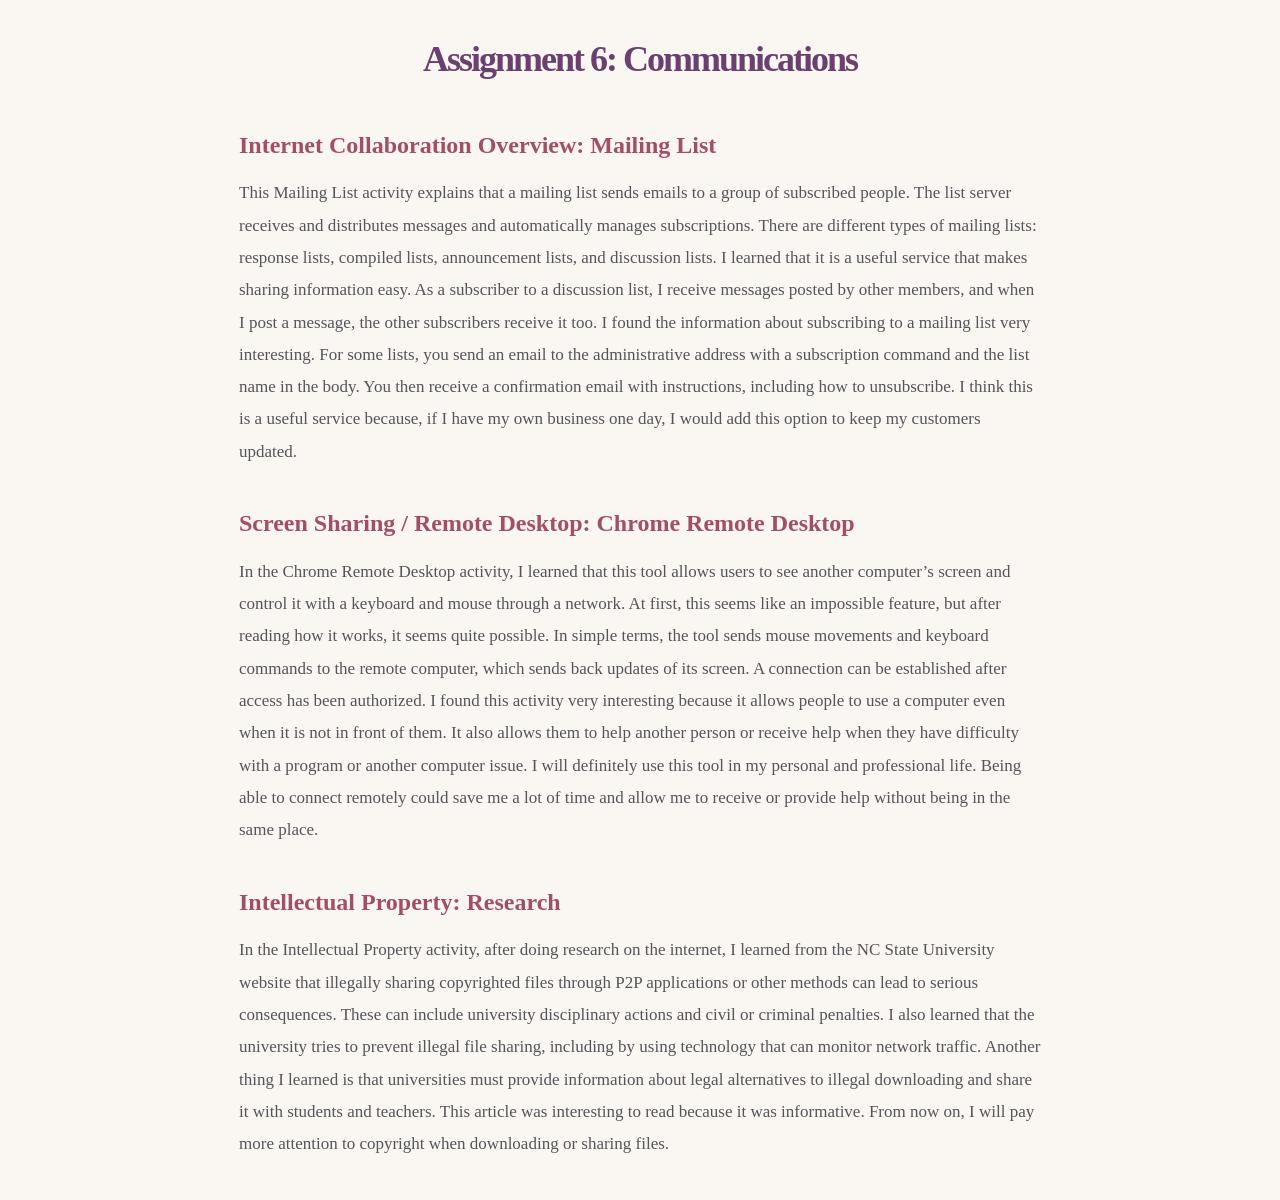
<file: web110/assignment6.html>
<!DOCTYPE html>
<html lang="en">
<head>
    <meta charset="UTF-8">
    <meta name="viewport" content="width=device-width, initial-scale=1.0">
    <title>WEB110 - Assignment 6</title>
    <link rel="stylesheet" href="style.css">

    <style>
        body {
            max-width: 850px;
            margin: 40px auto;
            padding: 0 24px;
            background-color: #faf7f2;
            color: #33313a;
            font-family: Georgia, serif;
            line-height: 1.7;
        }

        h1 {
            color: #6b3f70;
            font-size: 36px;
            text-align: center;
            margin-bottom: 45px;
        }

        h2 {
            color: #a44e65;
            font-size: 24px;
            margin-top: 35px;
            margin-bottom: 12px;
        }

        p {
            font-size: 17px;
            margin-bottom: 35px;
        }
    </style>
</head>

<body>
    <main>
        <h1>Assignment 6: Communications</h1>

        <h2>Internet Collaboration Overview: Mailing List</h2>

        <p>
            This Mailing List activity explains that a mailing list sends emails
            to a group of subscribed people. The list server receives and
            distributes messages and automatically manages subscriptions. There
            are different types of mailing lists: response lists, compiled lists,
            announcement lists, and discussion lists. I learned that it is a
            useful service that makes sharing information easy. As a subscriber
            to a discussion list, I receive messages posted by other members,
            and when I post a message, the other subscribers receive it too.
            I found the information about subscribing to a mailing list very
            interesting. For some lists, you send an email to the administrative
            address with a subscription command and the list name in the body.
            You then receive a confirmation email with instructions, including
            how to unsubscribe. I think this is a useful service because, if I
            have my own business one day, I would add this option to keep my
            customers updated.
        </p>

        <h2>Screen Sharing / Remote Desktop: Chrome Remote Desktop</h2>

        <p>
            In the Chrome Remote Desktop activity, I learned that this tool
            allows users to see another computer’s screen and control it with
            a keyboard and mouse through a network. At first, this seems like
            an impossible feature, but after reading how it works, it seems
            quite possible. In simple terms, the tool sends mouse movements
            and keyboard commands to the remote computer, which sends back
            updates of its screen. A connection can be established after access
            has been authorized. I found this activity very interesting because
            it allows people to use a computer even when it is not in front
            of them. It also allows them to help another person or receive help
            when they have difficulty with a program or another computer issue.
            I will definitely use this tool in my personal and professional life.
            Being able to connect remotely could save me a lot of time and allow
            me to receive or provide help without being in the same place.
        </p>

        <h2>Intellectual Property: Research</h2>

        <p>
            In the Intellectual Property activity, after doing research on the
            internet, I learned from the NC State University website that
            illegally sharing copyrighted files through P2P applications or
            other methods can lead to serious consequences. These can include
            university disciplinary actions and civil or criminal penalties.
            I also learned that the university tries to prevent illegal file
            sharing, including by using technology that can monitor network
            traffic. Another thing I learned is that universities must provide
            information about legal alternatives to illegal downloading and
            share it with students and teachers. This article was interesting
            to read because it was informative. From now on, I will pay more
            attention to copyright when downloading or sharing files.
        </p>
    </main>
</body>
</html>
</file>
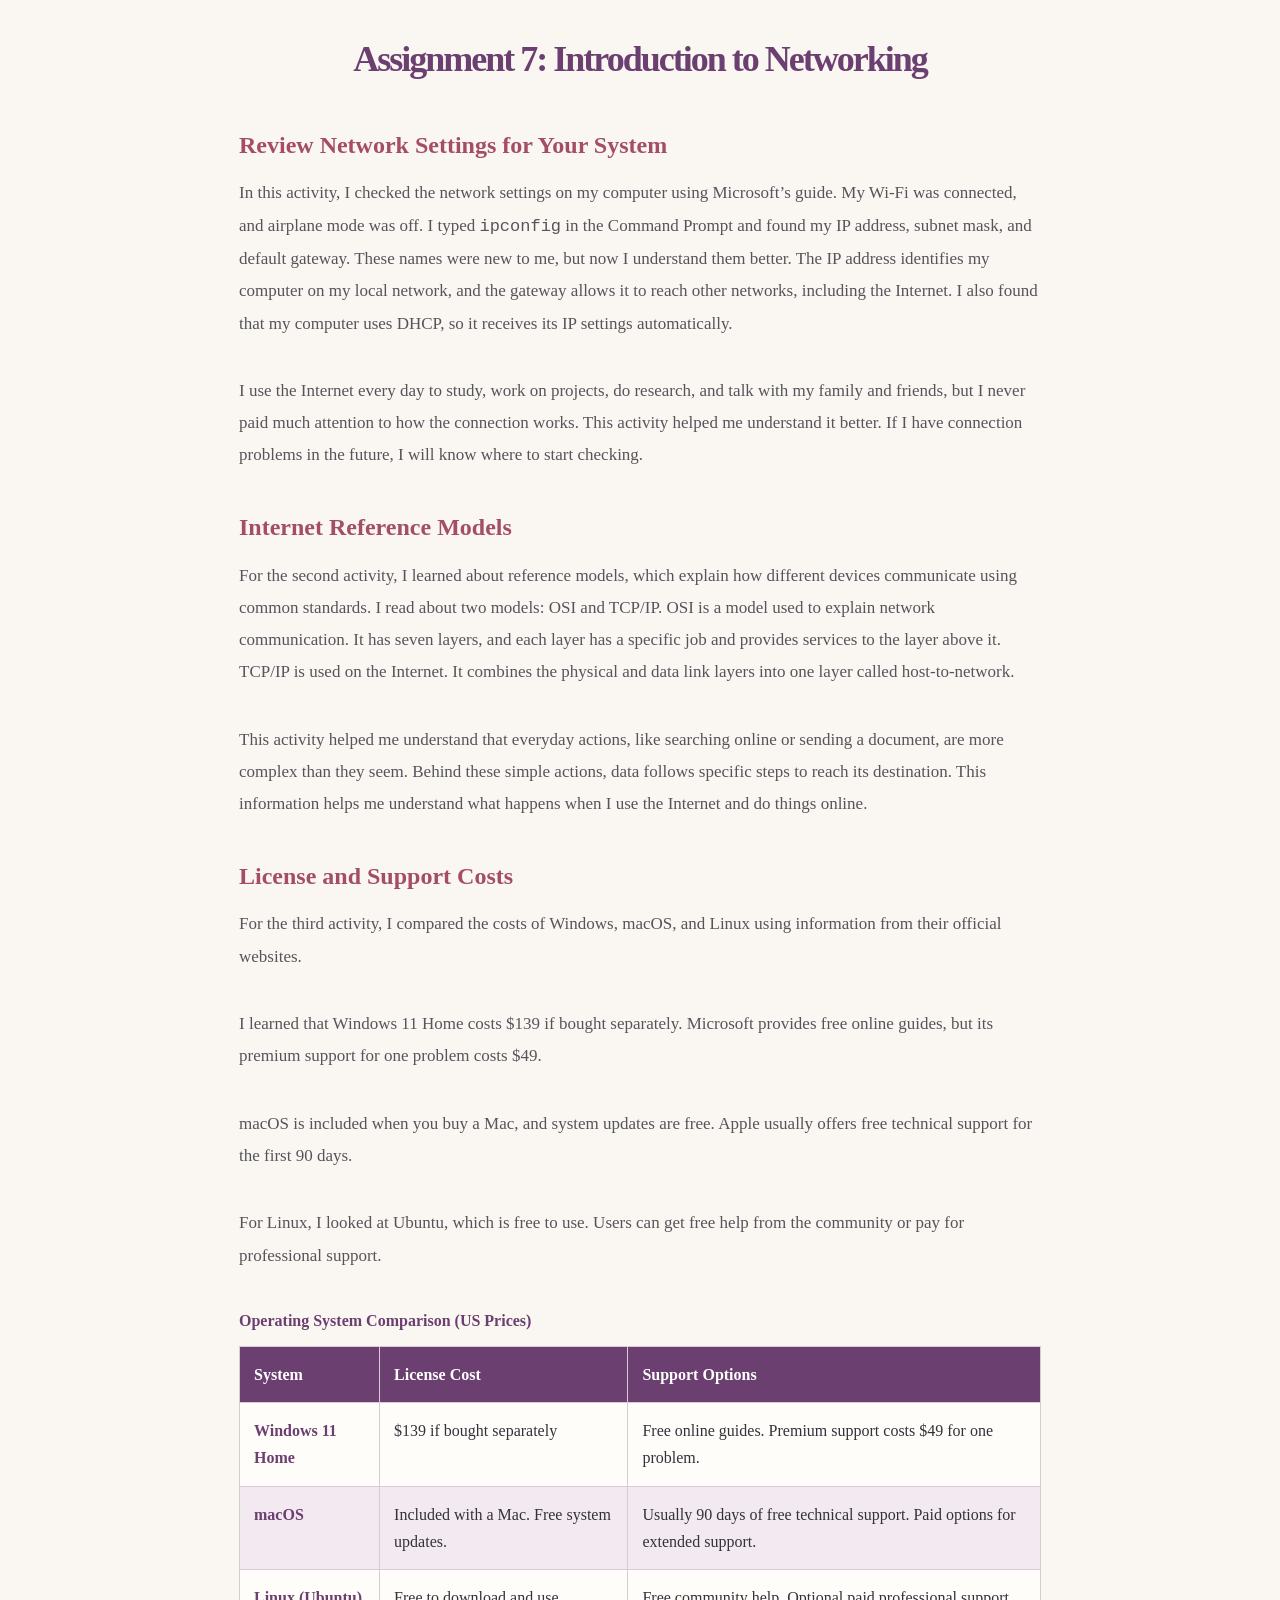
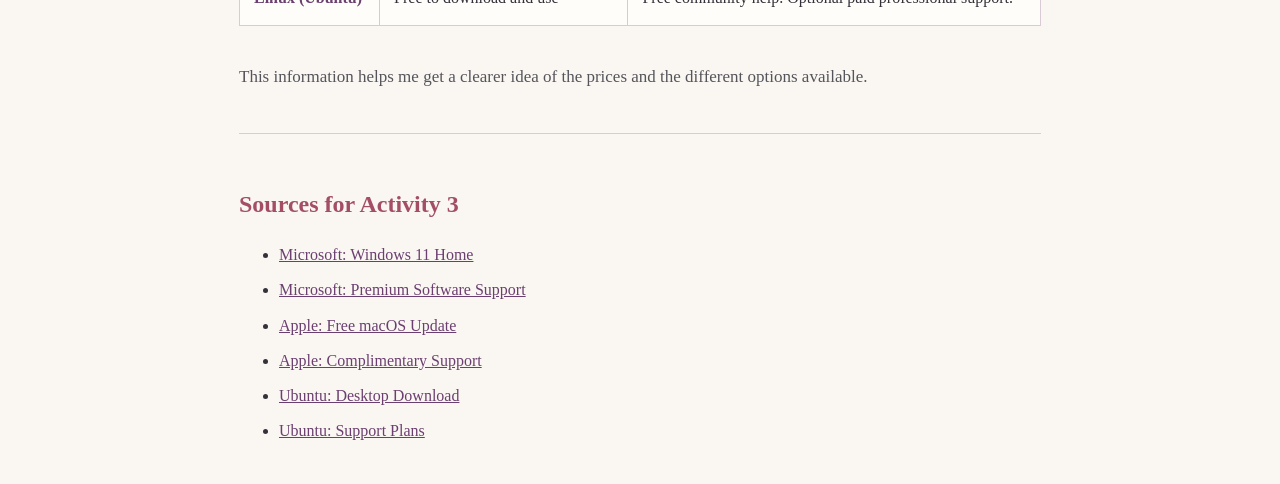
<file: web110/assignment7.html>
<!DOCTYPE html>
<html lang="en">
<head>
    <meta charset="UTF-8">
    <meta name="viewport" content="width=device-width, initial-scale=1.0">
    <title>Assignment 7 - Introduction to Networking</title>
    <link rel="stylesheet" href="style.css">

    <style>
        body {
            max-width: 850px;
            margin: 40px auto;
            padding: 0 24px;
            background-color: #faf7f2;
            color: #33313a;
            font-family: Georgia, serif;
            line-height: 1.7;
        }

        h1 {
            color: #6b3f70;
            font-size: 36px;
            text-align: center;
            margin-bottom: 45px;
        }

        h2 {
            color: #a44e65;
            font-size: 24px;
            margin-top: 35px;
            margin-bottom: 12px;
        }

        p {
            font-size: 17px;
            margin-bottom: 35px;
        }

        .table-container {
            overflow-x: auto;
            margin-bottom: 35px;
        }

        table {
            width: 100%;
            border-collapse: collapse;
            background-color: #fffdf9;
            font-size: 16px;
        }

        caption {
            color: #6b3f70;
            font-weight: bold;
            text-align: left;
            margin-bottom: 12px;
        }

        th, td {
            border: 1px solid #d8cbd5;
            padding: 14px;
            text-align: left;
            vertical-align: top;
        }

        thead th {
            background-color: #6b3f70;
            color: white;
        }

        tbody th {
            color: #6b3f70;
        }

        tbody tr:nth-child(even) {
            background-color: #f2eaf0;
        }

        a {
            color: #6b3f70;
        }

        footer {
            border-top: 1px solid #d8cbd5;
            margin-top: 40px;
            padding-top: 15px;
        }

        footer li {
            margin-bottom: 8px;
        }
    </style>
</head>

<body>
    <main>
        <h1>Assignment 7: Introduction to Networking</h1>

        <h2>Review Network Settings for Your System</h2>

        <p>
            In this activity, I checked the network settings on my computer
            using Microsoft’s guide. My Wi-Fi was connected, and airplane
            mode was off. I typed <code>ipconfig</code> in the Command Prompt
            and found my IP address, subnet mask, and default gateway.
            These names were new to me, but now I understand them better.
            The IP address identifies my computer on my local network,
            and the gateway allows it to reach other networks, including
            the Internet. I also found that my computer uses DHCP, so it
            receives its IP settings automatically.
        </p>

        <p>
            I use the Internet every day to study, work on projects, do
            research, and talk with my family and friends, but I never
            paid much attention to how the connection works. This activity
            helped me understand it better. If I have connection problems
            in the future, I will know where to start checking.
        </p>

        <h2>Internet Reference Models</h2>

        <p>
            For the second activity, I learned about reference models,
            which explain how different devices communicate using common
            standards. I read about two models: OSI and TCP/IP. OSI is a
            model used to explain network communication. It has seven
            layers, and each layer has a specific job and provides services
            to the layer above it. TCP/IP is used on the Internet. It
            combines the physical and data link layers into one layer
            called host-to-network.
        </p>

        <p>
            This activity helped me understand that everyday actions,
            like searching online or sending a document, are more complex
            than they seem. Behind these simple actions, data follows
            specific steps to reach its destination. This information
            helps me understand what happens when I use the Internet
            and do things online.
        </p>

        <h2>License and Support Costs</h2>

        <p>
            For the third activity, I compared the costs of Windows,
            macOS, and Linux using information from their official websites.
        </p>

        <p>
            I learned that Windows 11 Home costs $139 if bought separately.
            Microsoft provides free online guides, but its premium support
            for one problem costs $49.
        </p>

        <p>
            macOS is included when you buy a Mac, and system updates are
            free. Apple usually offers free technical support for the
            first 90 days.
        </p>

        <p>
            For Linux, I looked at Ubuntu, which is free to use. Users can
            get free help from the community or pay for professional support.
        </p>

        <div class="table-container">
            <table>
                <caption>Operating System Comparison (US Prices)</caption>

                <thead>
                    <tr>
                        <th scope="col">System</th>
                        <th scope="col">License Cost</th>
                        <th scope="col">Support Options</th>
                    </tr>
                </thead>

                <tbody>
                    <tr>
                        <th scope="row">Windows 11 Home</th>
                        <td>$139 if bought separately</td>
                        <td>
                            Free online guides.
                            Premium support costs $49 for one problem.
                        </td>
                    </tr>

                    <tr>
                        <th scope="row">macOS</th>
                        <td>Included with a Mac. Free system updates.</td>
                        <td>
                            Usually 90 days of free technical support.
                            Paid options for extended support.
                        </td>
                    </tr>

                    <tr>
                        <th scope="row">Linux (Ubuntu)</th>
                        <td>Free to download and use</td>
                        <td>
                            Free community help.
                            Optional paid professional support.
                        </td>
                    </tr>
                </tbody>
            </table>
        </div>

        <p>
            This information helps me get a clearer idea of the prices
            and the different options available.
        </p>
    </main>

   <footer>
    <h2>Sources for Activity 3</h2>

    <ul>
        <li>
            <a href="https://www.microsoft.com/en-us/d/windows-11-home/dg7gmgf0krt0">
                Microsoft: Windows 11 Home
            </a>
        </li>

        <li>
            <a href="https://www.microsoft.com/en-us/d/premium-software-support-for-windows/CFQ7TTC0K5M2/">
                Microsoft: Premium Software Support
            </a>
        </li>

        <li>
            <a href="https://www.apple.com/newsroom/2024/09/macos-sequoia-is-available-today/">
                Apple: Free macOS Update
            </a>
        </li>

        <li>
            <a href="https://support.apple.com/en-la/122114">
                Apple: Complimentary Support
            </a>
        </li>

        <li>
            <a href="https://ubuntu.com/download/desktop">
                Ubuntu: Desktop Download
            </a>
        </li>

        <li>
            <a href="https://ubuntu.com/pricing/pro">
                Ubuntu: Support Plans
            </a>
        </li>
    </ul>
</footer>
</body>
</html>
</file>
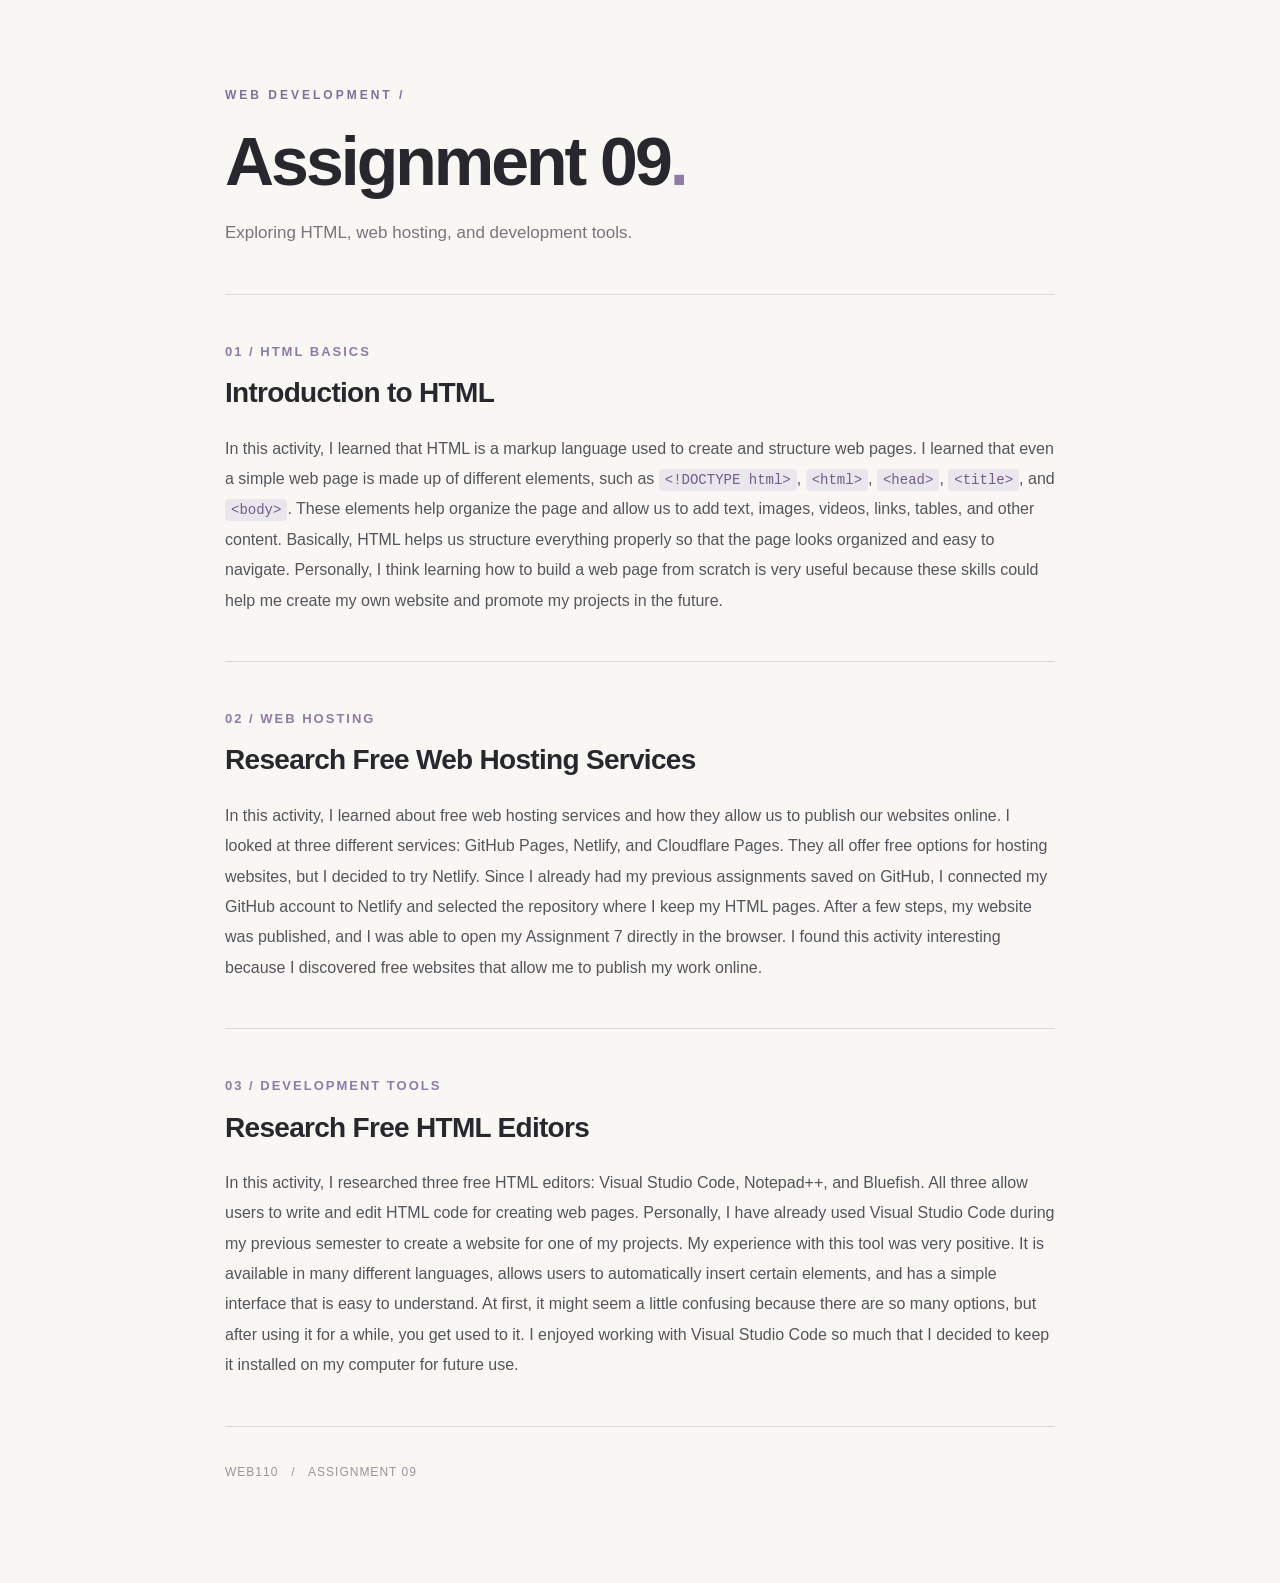
<file: web110/assignment9.html>
<!DOCTYPE html>
<html lang="en">
<head>
    <meta charset="UTF-8">
    <meta name="viewport" content="width=device-width, initial-scale=1.0">
    <title>Assignment 9 | Web Development</title>
    <link rel="stylesheet" href="style.css">

    <style>
        * {
            box-sizing: border-box;
        }

        body {
            margin: 0;
            background: #f8f7f4;
            color: #27272d;
            font-family: Arial, Helvetica, sans-serif;
            line-height: 1.8;
        }

        .container {
            max-width: 900px;
            margin: 0 auto;
            padding: 80px 35px 100px;
        }

        header {
            padding-bottom: 45px;
            border-bottom: 1px solid #dcd9d5;
        }

        .eyebrow {
            color: #806f99;
            font-size: 12px;
            font-weight: 700;
            letter-spacing: 3px;
            text-transform: uppercase;
        }

        h1 {
            margin: 15px 0;
            font-size: clamp(42px, 7vw, 68px);
            font-weight: 700;
            letter-spacing: -3px;
            line-height: 1.1;
        }

        .subtitle {
            color: #77757b;
            font-size: 17px;
            margin-top: 18px;
        }

        section {
            padding: 45px 0;
            border-bottom: 1px solid #dcd9d5;
        }

        .section-label {
            display: block;
            color: #907aa8;
            font-size: 13px;
            font-weight: bold;
            letter-spacing: 2px;
            margin-bottom: 12px;
        }

        h2 {
            margin: 0 0 22px;
            font-size: 28px;
            font-weight: 600;
            letter-spacing: -0.7px;
            line-height: 1.3;
        }

        p {
            margin: 0;
            color: #55545b;
            font-size: 16px;
            line-height: 1.9;
        }

        code {
            background: #eae6ed;
            color: #715d88;
            padding: 3px 6px;
            border-radius: 4px;
            font-size: 14px;
            overflow-wrap: anywhere;
        }

        footer {
            margin-top: 35px;
            color: #99959d;
            font-size: 12px;
            letter-spacing: 1px;
        }

        @media (max-width: 600px) {
            .container {
                padding: 45px 22px 65px;
            }

            h1 {
                letter-spacing: -2px;
            }

            h2 {
                font-size: 24px;
            }
        }
    </style>
</head>

<body>
    <main class="container">

        <header>
            <span class="eyebrow">WEB DEVELOPMENT /</span>

            <h1>Assignment 09<span style="color:#907aa8;">.</span></h1>

            <p class="subtitle">
                Exploring HTML, web hosting, and development tools.
            </p>
        </header>

        <section>
            <span class="section-label">01 / HTML BASICS</span>

            <h2>Introduction to HTML</h2>

            <p>
                In this activity, I learned that HTML is a markup
                language used to create and structure web pages.
                I learned that even a simple web page is made up
                of different elements, such as
                <code>&lt;!DOCTYPE html&gt;</code>,
                <code>&lt;html&gt;</code>,
                <code>&lt;head&gt;</code>,
                <code>&lt;title&gt;</code>, and
                <code>&lt;body&gt;</code>.
                These elements help organize the page and allow
                us to add text, images, videos, links, tables,
                and other content. Basically, HTML helps us
                structure everything properly so that the page
                looks organized and easy to navigate. Personally,
                I think learning how to build a web page from
                scratch is very useful because these skills
                could help me create my own website and promote
                my projects in the future.
            </p>
        </section>

        <section>
            <span class="section-label">02 / WEB HOSTING</span>

            <h2>Research Free Web Hosting Services</h2>

            <p>
                In this activity, I learned about free web hosting
                services and how they allow us to publish our websites
                online. I looked at three different services:
                GitHub Pages, Netlify, and Cloudflare Pages.
                They all offer free options for hosting websites,
                but I decided to try Netlify. Since I already had
                my previous assignments saved on GitHub, I connected
                my GitHub account to Netlify and selected the
                repository where I keep my HTML pages.
                After a few steps, my website was published,
                and I was able to open my Assignment 7 directly
                in the browser. I found this activity interesting
                because I discovered free websites that allow
                me to publish my work online.
            </p>
        </section>

        <section>
            <span class="section-label">03 / DEVELOPMENT TOOLS</span>

            <h2>Research Free HTML Editors</h2>

            <p>
                In this activity, I researched three free HTML
                editors: Visual Studio Code, Notepad++, and Bluefish.
                All three allow users to write and edit HTML code
                for creating web pages. Personally, I have already
                used Visual Studio Code during my previous semester
                to create a website for one of my projects.
                My experience with this tool was very positive.
                It is available in many different languages,
                allows users to automatically insert certain
                elements, and has a simple interface that is
                easy to understand. At first, it might seem
                a little confusing because there are so many
                options, but after using it for a while,
                you get used to it. I enjoyed working with
                Visual Studio Code so much that I decided
                to keep it installed on my computer for future use.
            </p>
        </section>

        <footer>
            WEB110 &nbsp; / &nbsp; ASSIGNMENT 09
        </footer>

    </main>
</body>
</html>
</file>
<file: web110/style.css>
/* WEB110 HOME PAGE */

body.web110-home {
    margin: 0;
    padding: 65px 30px;
    background: #f8f7f4;
    font-family: Arial, sans-serif;
    color: #29252e;
    line-height: 1.6;
}

/* PAGE LAYOUT */

.web110-home {
    box-sizing: border-box;
}

.web110-home *,
.web110-home *::before,
.web110-home *::after {
    box-sizing: border-box;
}

/* MAIN TITLE */

.web110-home h1 {
    max-width: 1050px;
    margin: 0 auto 12px;
    font-family: Georgia, serif;
    font-size: clamp(36px, 6vw, 54px);
    font-weight: normal;
    letter-spacing: -1.5px;
    color: #29252e;
}

/* SECTION HEADING */

.web110-home h2 {
    max-width: 1050px;
    margin: 0 auto 35px;
    padding-bottom: 18px;
    font-size: 17px;
    font-weight: 500;
    letter-spacing: 2px;
    text-transform: uppercase;
    color: #907aa8;
    border-bottom: 1px solid #ddd6e2;
}

/* ASSIGNMENTS GRID */

.web110-home ul {
    list-style: none;
    max-width: 1050px;
    margin: 0 auto;
    padding: 0;

    display: grid;
    grid-template-columns: repeat(3, minmax(0, 1fr));
    gap: 18px;
}

/* ASSIGNMENT CARDS */

.web110-home ul li {
    margin: 0;
    padding: 0;
}

.web110-home ul li a {
    display: flex;
    align-items: center;
    justify-content: space-between;
    min-height: 105px;
    padding: 25px;

    background: #ffffff;
    border: 1px solid #e8e1ed;
    border-radius: 12px;

    color: #34303a;
    text-decoration: none;
    font-size: 16px;
    font-weight: 600;

    box-shadow: 0 4px 14px rgba(50, 35, 65, 0.03);

    transition:
        transform 0.25s ease,
        box-shadow 0.25s ease,
        border-color 0.25s ease;
}

/* SMALL ARROW */

.web110-home ul li a::after {
    content: "↗";
    font-size: 20px;
    font-weight: normal;
    color: #907aa8;
    margin-left: 12px;
}

/* HOVER EFFECT */

.web110-home ul li a:hover {
    transform: translateY(-5px);
    border-color: #b8a4c7;
    box-shadow: 0 12px 25px rgba(80, 60, 100, 0.10);
    color: #806f99;
}

/* KEYBOARD ACCESSIBILITY */

.web110-home ul li a:focus-visible {
    outline: 3px solid #b8a4c7;
    outline-offset: 3px;
}

/* TABLETS */

@media (max-width: 850px) {
    .web110-home ul {
        grid-template-columns: repeat(2, minmax(0, 1fr));
    }
}

/* MOBILE */

@media (max-width: 550px) {
    body.web110-home {
        padding: 40px 20px;
    }

    .web110-home ul {
        grid-template-columns: 1fr;
    }

    .web110-home ul li a {
        min-height: 80px;
    }

    .web110-home h2 {
        margin-bottom: 25px;
    }
}

* {
    box-sizing: border-box;
}

body {
    margin: 0;
    background-color: #f8f7f4;
    color: #27272d;
    font-family: Arial, Helvetica, sans-serif;
    line-height: 1.8;
}

h1 {
    margin: 15px 0;
    font-size: 48px;
    font-weight: 700;
    letter-spacing: -2px;
    line-height: 1.1;
    color: #27272d;
}

p {
    margin: 0 0 20px;
    color: #55545b;
    font-size: 16px;
    line-height: 1.9;
}

/* ASSIGNMENT 12 - JAVASCRIPT */

.assignment12 .container {
    max-width: 900px;
    margin: 0 auto;
    padding: 80px 35px 100px;
}

.assignment12 header {
    padding-bottom: 45px;
    border-bottom: 1px solid #dcd9d5;
}

.assignment12 .eyebrow {
    color: #806f99;
    font-size: 12px;
    font-weight: 700;
    letter-spacing: 3px;
    text-transform: uppercase;
}

.assignment12 h1 {
    margin: 15px 0;
    font-size: clamp(42px, 7vw, 68px);
    font-weight: 700;
    letter-spacing: -3px;
    line-height: 1.1;
}

.assignment12 .accent {
    color: #907aa8;
}

.assignment12 .subtitle {
    color: #77757b;
    font-size: 17px;
    margin-top: 18px;
}

.assignment12 section {
    padding: 45px 0;
    border-bottom: 1px solid #dcd9d5;
}

.assignment12 .section-label {
    display: block;
    color: #907aa8;
    font-size: 13px;
    font-weight: bold;
    letter-spacing: 2px;
    margin-bottom: 12px;
}

.assignment12 h2 {
    margin: 0 0 22px;
    font-size: 28px;
    font-weight: 600;
    letter-spacing: -0.7px;
    line-height: 1.3;
}

.assignment12 h3 {
    color: #55545b;
    font-size: 19px;
    margin: 30px 0 15px;
}

.assignment12 p {
    margin: 0 0 20px;
    color: #55545b;
    font-size: 16px;
    line-height: 1.9;
}

/* INTERACTIVE DEMOS */

.assignment12 .demo-box {
    background: #ffffff;
    border: 1px solid #e6e0e8;
    border-radius: 12px;
    padding: 32px;
    margin: 25px 0;
}

.assignment12 .demo-box h2 {
    color: #806f99;
    margin-bottom: 10px;
}

.assignment12 .demo-box h3 {
    margin-top: 0;
}

.assignment12 .demo-note {
    color: #99959d;
    font-size: 13px;
    margin: 15px 0 0;
}

.assignment12 .button-group {
    display: flex;
    flex-wrap: wrap;
    gap: 12px;
    margin: 20px 0;
}

.assignment12 button {
    background: #806f99;
    color: white;
    padding: 12px 20px;
    border: none;
    border-radius: 6px;
    font-family: Arial, sans-serif;
    font-size: 14px;
    font-weight: 600;
    cursor: pointer;
    transition: background 0.2s;
}

.assignment12 button:hover {
    background: #665579;
}

.assignment12 button:focus-visible {
    outline: 3px solid #c0acd2;
    outline-offset: 3px;
}

.assignment12 .secondary-button {
    background: #eeeaf1;
    color: #61516f;
}

.assignment12 .secondary-button:hover {
    background: #ded6e5;
}

/* LIGHT BULB */

.assignment12 .bulb-demo {
    text-align: center;
}

.assignment12 .bulb-demo img {
    display: block;
    width: 100px;
    height: 180px;
    object-fit: contain;
    margin: 0 auto 25px;
}

.assignment12 .bulb-demo .button-group {
    justify-content: center;
}

/* CANVAS */

.assignment12 .canvas-box {
    text-align: center;
}

.assignment12 canvas {
    display: block;
    width: 100%;
    max-width: 700px;
    height: auto;
    margin: 0 auto 25px;
    background: #faf8fb;
    border: 1px solid #eee9f1;
    border-radius: 8px;
}

/* FOOTER */

.assignment12 footer {
    margin-top: 35px;
    color: #99959d;
    font-size: 12px;
    letter-spacing: 1px;
}

/* MOBILE */

@media (max-width: 600px) {
    .assignment12 .container {
        padding: 45px 22px 65px;
    }

    .assignment12 h1 {
        letter-spacing: -2px;
    }

    .assignment12 h2 {
        font-size: 24px;
    }

    .assignment12 .demo-box {
        padding: 20px;
    }

    .assignment12 .button-group {
        gap: 10px;
    }

    .assignment12 button {
        padding: 11px 15px;
    }

    .assignment12 .date-row {
        flex-direction: column;
        gap: 5px;
    }
}

/* ASSIGNMENT 13 */

.assignment13 .container {
    max-width: 900px;
    margin: 0 auto;
    padding: 80px 35px 100px;
}

.assignment13 header {
    padding-bottom: 45px;
    border-bottom: 1px solid #dcd9d5;
}

.assignment13 .eyebrow {
    color: #806f99;
    font-size: 12px;
    font-weight: 700;
    letter-spacing: 3px;
}

.assignment13 h1 {
    font-size: clamp(42px, 7vw, 68px);
    letter-spacing: -3px;
}

.assignment13 .accent {
    color: #907aa8;
}

.assignment13 .subtitle {
    color: #77757b;
    font-size: 17px;
}

.assignment13 section {
    padding: 45px 0;
    border-bottom: 1px solid #dcd9d5;
}

.assignment13 .section-label {
    display: block;
    color: #907aa8;
    font-size: 13px;
    font-weight: bold;
    letter-spacing: 2px;
    margin-bottom: 12px;
}

.assignment13 h2 {
    font-size: 28px;
    margin: 0 0 22px;
    letter-spacing: -0.7px;
}

.assignment13 h3 {
    font-size: 19px;
    color: #55545b;
    margin: 30px 0 15px;
}

.assignment13 p {
    color: #55545b;
    font-size: 16px;
    line-height: 1.9;
}

/* SQL STATEMENTS */

.assignment13 .sql-heading {
    display: grid;
    grid-template-columns: 55% 45%;
    padding: 15px;
    background: #806f99;
    color: white;
    border-radius: 7px 7px 0 0;
    font-size: 14px;
}

.assignment13 .sql-grid {
    list-style: none;
    margin: 0 0 35px;
    padding: 0;
    border: 1px solid #e6e0e8;
    border-top: none;
    border-radius: 0 0 7px 7px;
    overflow: hidden;
}

.assignment13 .sql-grid li {
    display: grid;
    grid-template-columns: 55% 45%;
    border-bottom: 1px solid #e6e0e8;
}

.assignment13 .sql-grid li:last-child {
    border-bottom: none;
}

.assignment13 .sql-grid li:nth-child(even) {
    background: #f2edf5;
}

.assignment13 .sql-grid code,
.assignment13 .sql-grid span {
    padding: 16px;
    font-size: 13px;
    line-height: 1.7;
    overflow-wrap: anywhere;
}

.assignment13 .sql-grid code {
    white-space: pre-line;
    font-family: Consolas, Monaco, monospace;
    color: #685477;
    border-right: 1px solid #e6e0e8;
}

/* DATABASE EDITOR */

.assignment13 .db-panel {
    background: white;
    border: 1px solid #e6e0e8;
    border-radius: 12px;
    padding: 30px;
    margin: 25px 0;
}

.assignment13 label {
    display: block;
    margin: 15px 0 8px;
    font-size: 13px;
    font-weight: bold;
    color: #55545b;
}

.assignment13 textarea,
.assignment13 select {
    width: 100%;
    padding: 14px;
    border: 1px solid #d5cedb;
    border-radius: 7px;
    background: #fcfbfd;
    color: #27272d;
    font: 14px/1.7 Consolas, monospace;
}

.assignment13 .button-group {
    display: flex;
    flex-wrap: wrap;
    gap: 12px;
    margin: 18px 0;
}

.assignment13 button {
    background: #806f99;
    color: white;
    border: none;
    border-radius: 6px;
    padding: 12px 20px;
    font: 600 14px Arial, sans-serif;
    cursor: pointer;
}

.assignment13 button:hover {
    background: #665579;
}

.assignment13 button:disabled {
    opacity: 0.5;
    cursor: not-allowed;
}

.assignment13 .secondary-button {
    background: #eeeaf1;
    color: #61516f;
}

.assignment13 .secondary-button:hover {
    background: #ded6e5;
}

.assignment13 button:focus-visible,
.assignment13 textarea:focus-visible,
.assignment13 select:focus-visible {
    outline: 3px solid #c2afd5;
    outline-offset: 2px;
}

.assignment13 #sqlStatus {
    margin-top: 20px;
    padding: 12px;
    background: #f7f4f9;
    border-left: 3px solid #907aa8;
    font-size: 14px;
}

.assignment13 .small-note {
    font-size: 13px;
    color: #77757b;
}

/* RESULT TABLE */

.assignment13 .table-scroll {
    overflow-x: auto;
    margin: 20px 0;
}

.assignment13 table {
    width: 100%;
    border-collapse: collapse;
    background: white;
    font-size: 14px;
}

.assignment13 th {
    background: #806f99;
    color: white;
    text-align: left;
    padding: 13px;
}

.assignment13 td {
    padding: 12px;
    border-bottom: 1px solid #e6e0e8;
}

.assignment13 tbody tr:nth-child(even) {
    background: #faf8fb;
}

.assignment13 footer {
    margin-top: 35px;
    color: #99959d;
    font-size: 12px;
    letter-spacing: 1px;
}

/* MOBILE */

@media (max-width: 600px) {
    .assignment13 .container {
        padding: 45px 22px 65px;
    }

    .assignment13 h2 {
        font-size: 24px;
    }

    .assignment13 .db-panel {
        padding: 20px;
    }

    .assignment13 .sql-grid li,
    .assignment13 .sql-heading {
        grid-template-columns: 1fr;
    }

    .assignment13 .sql-heading strong:last-child {
        display: none;
    }

    .assignment13 .sql-grid code {
        border-right: none;
        border-bottom: 1px solid #e6e0e8;
    }
}
</file>
<file: web110/assignment5.css>
body {
    max-width: 850px;
    margin: 40px auto;
    padding: 0 24px;
    background-color: #faf7f2;
    color: #33313a;
    font-family: Georgia, serif;
    line-height: 1.7;
}

h1 {
    color: #6b3f70;
    font-size: 36px;
    text-align: center;
    margin-bottom: 45px;
}

h2 {
    color: #a44e65;
    font-size: 24px;
    margin-top: 35px;
    margin-bottom: 12px;
}

p {
    font-size: 17px;
    margin-bottom: 35px;
}
</file>
